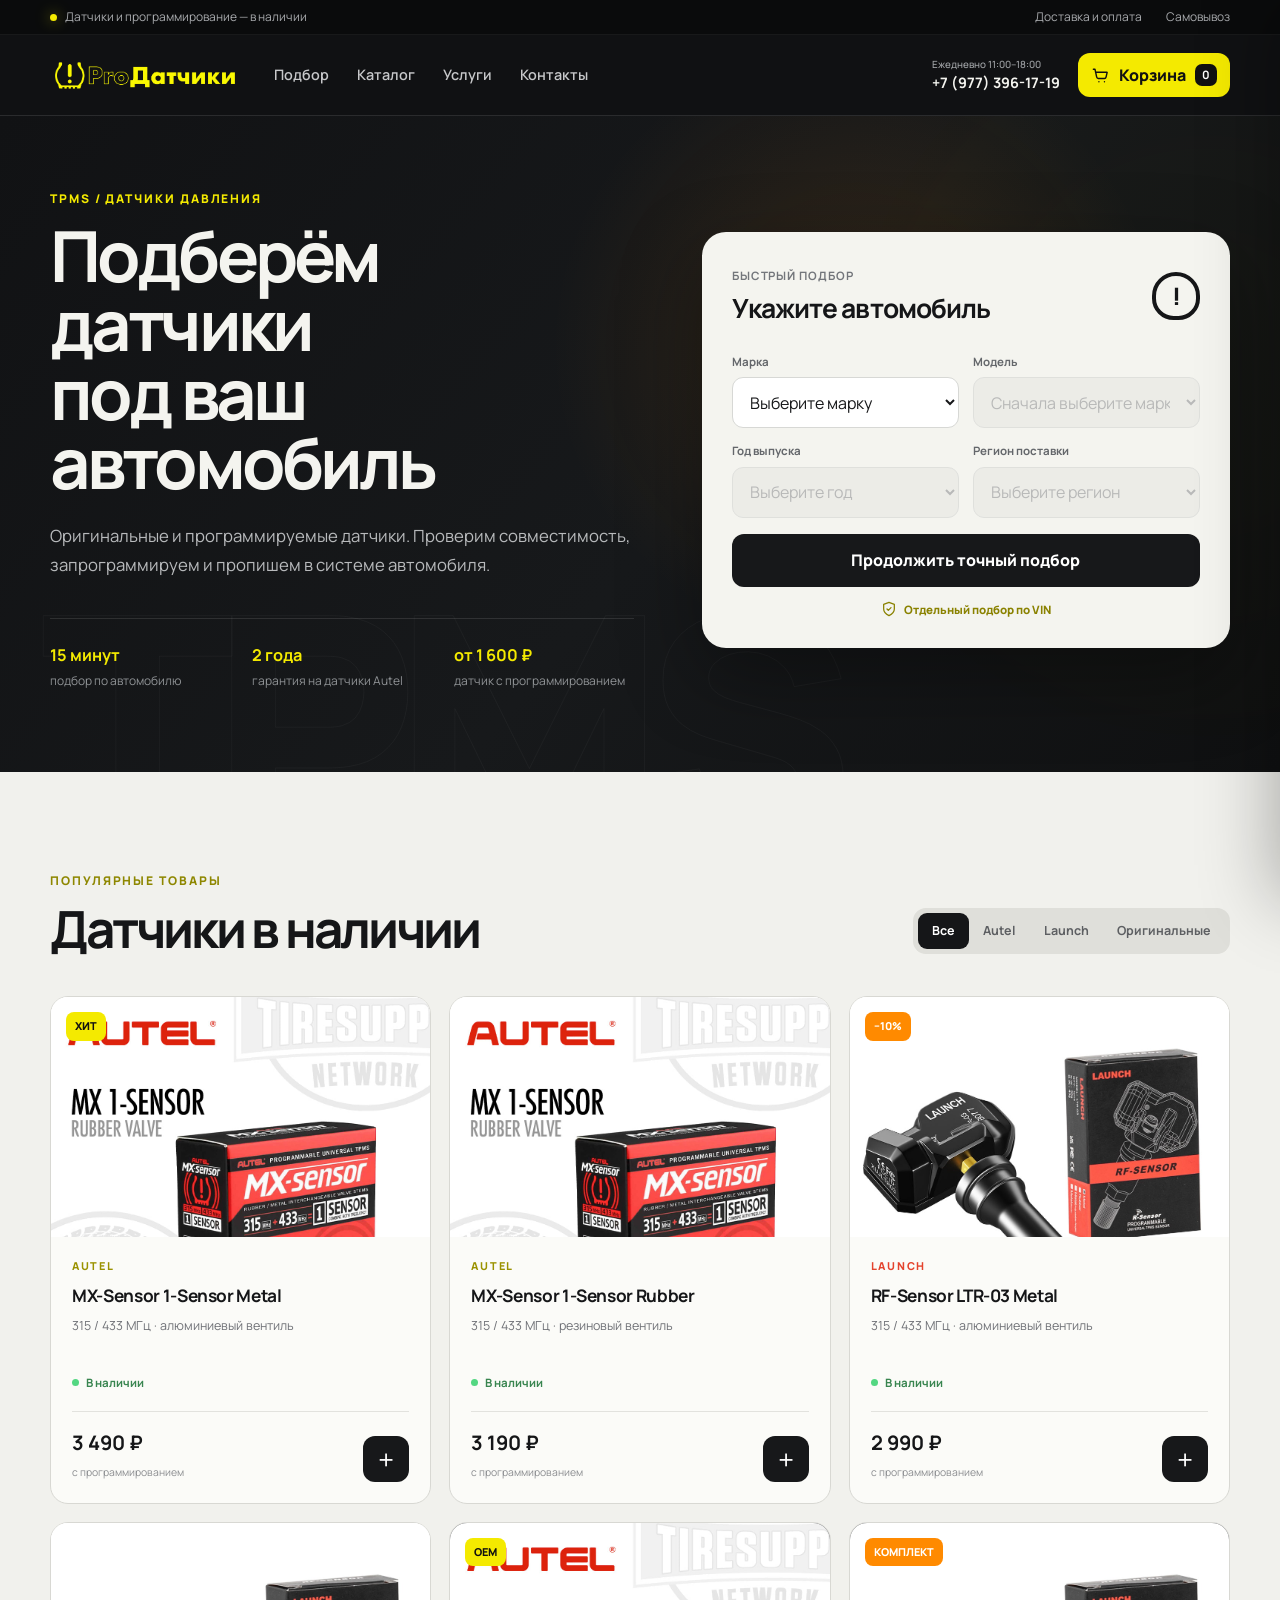
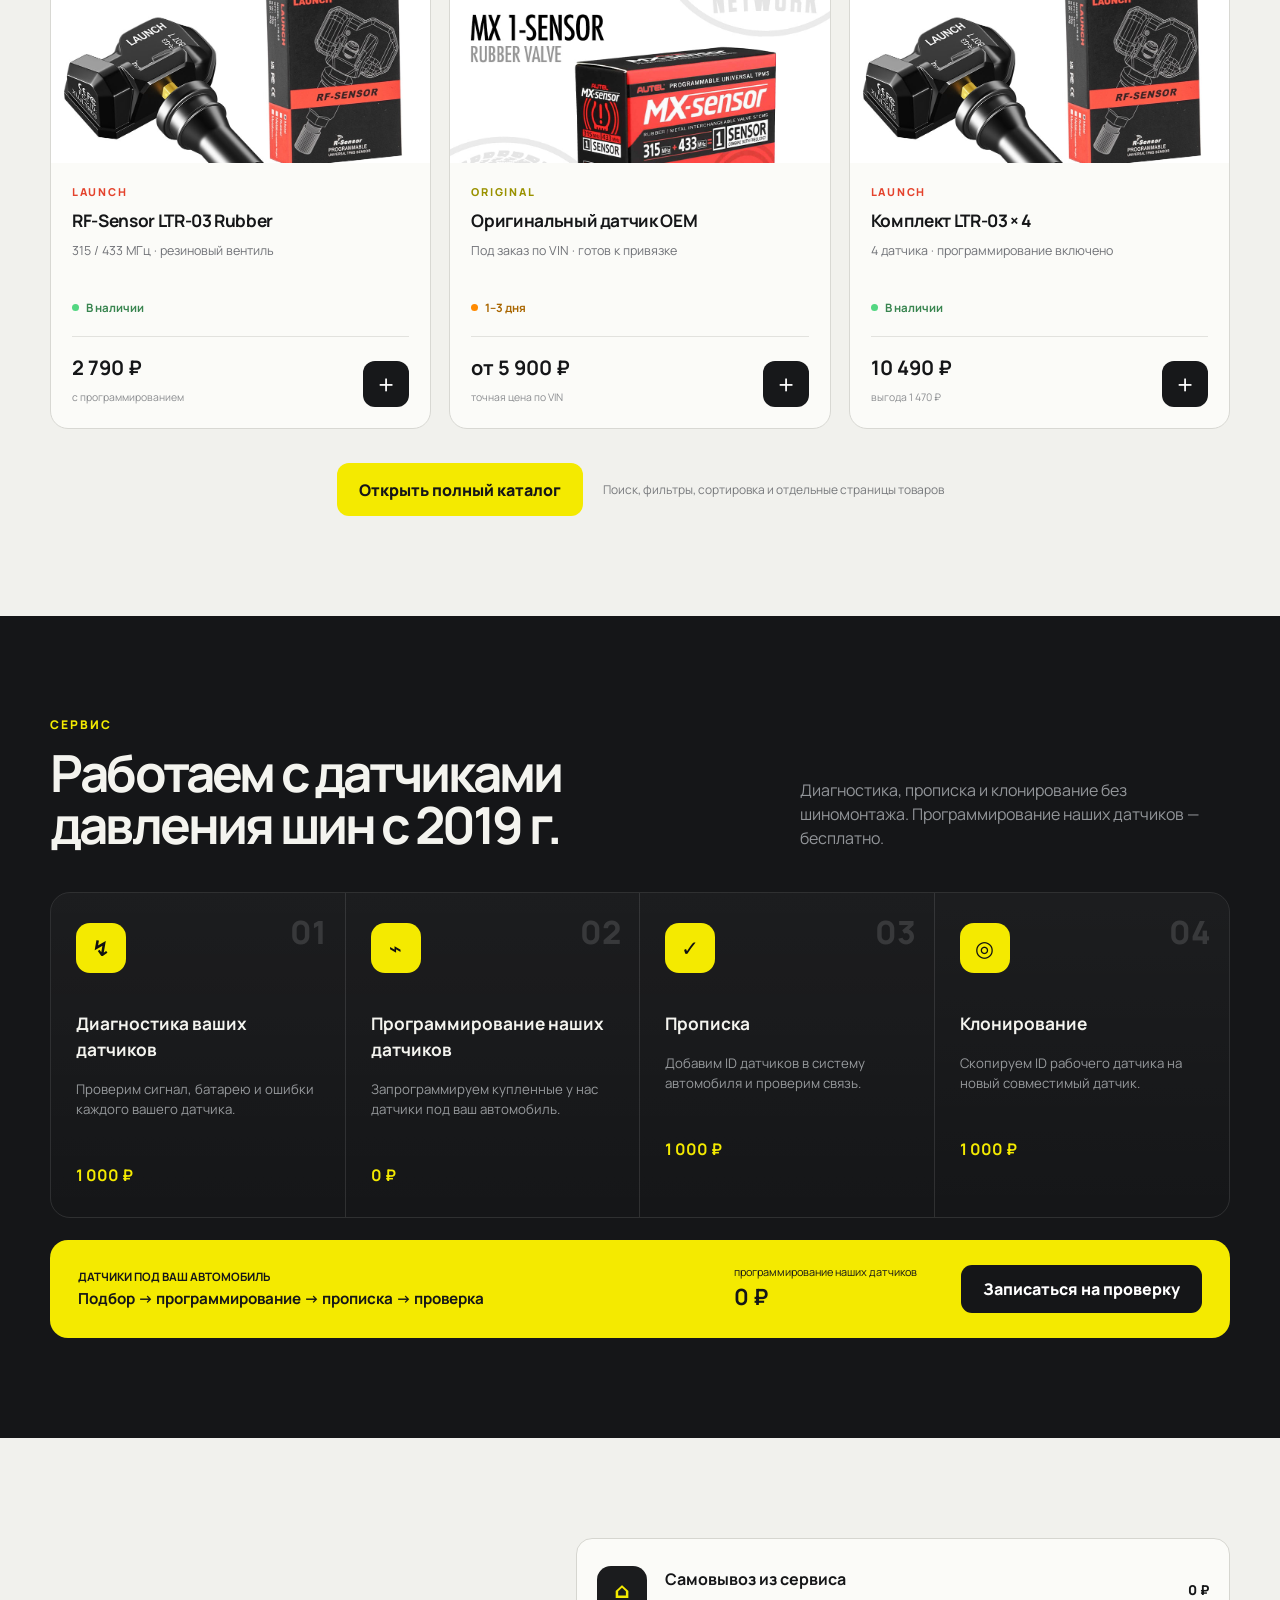
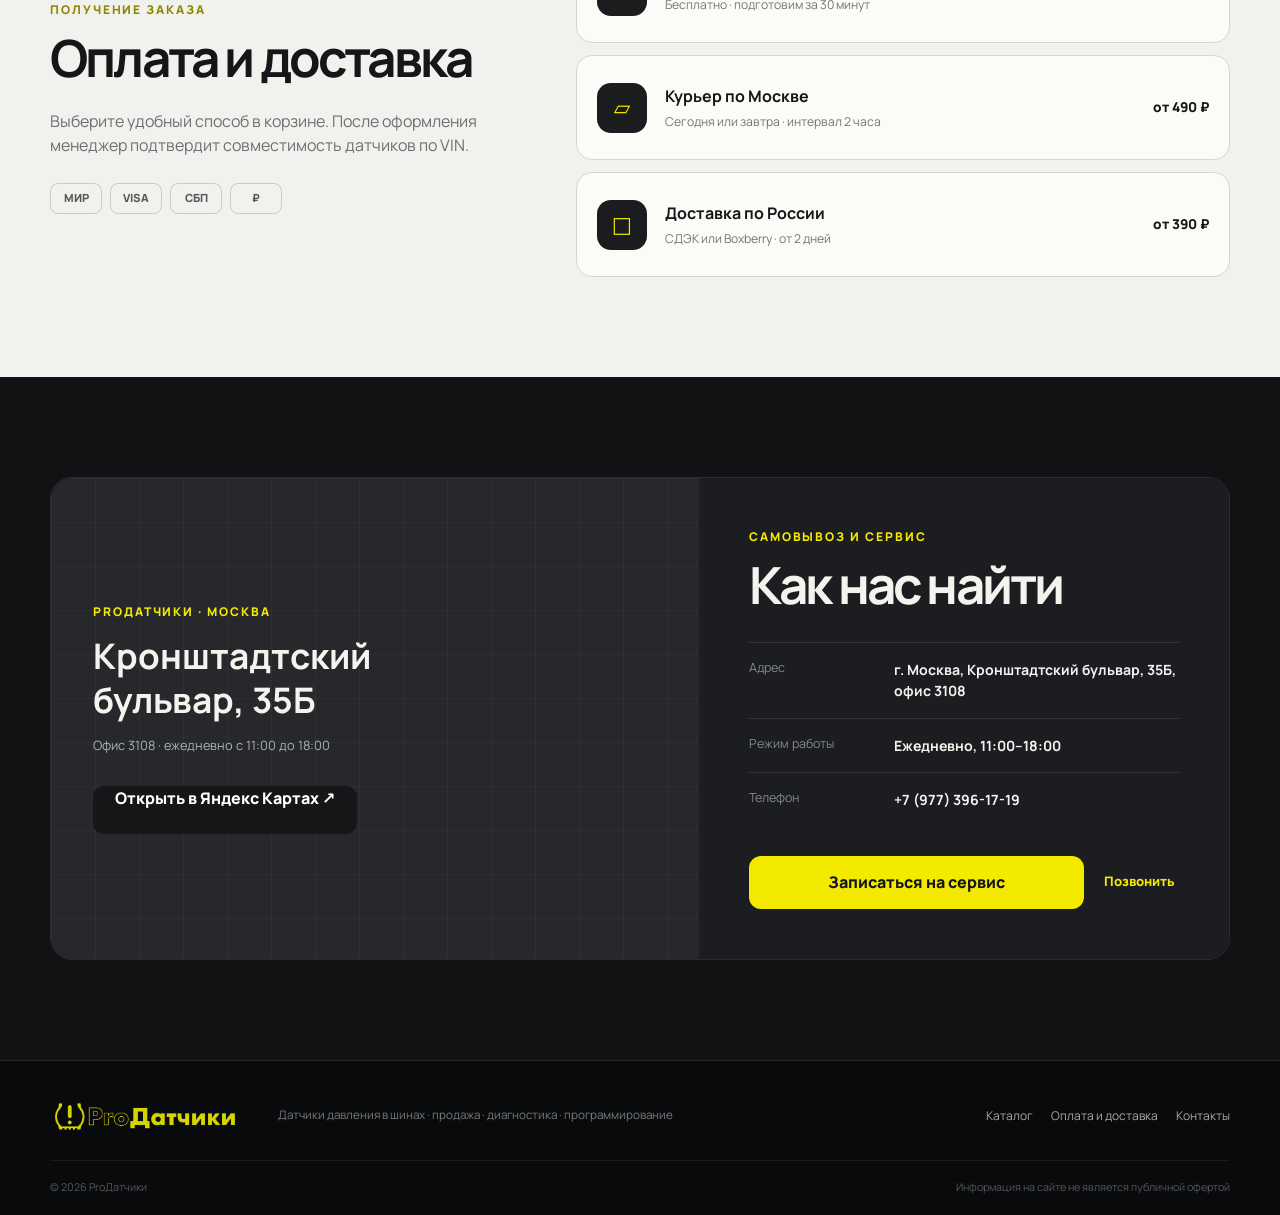
<file: index.html>
<!doctype html>
<html lang="ru">
<head>
  <meta charset="utf-8">
  <meta name="viewport" content="width=device-width, initial-scale=1">
  <title>ProДатчики — датчики давления в шинах</title>
  <meta name="description" content="Подбор, продажа, диагностика, программирование и прописка датчиков давления в шинах TPMS.">
  <meta name="robots" content="noindex, nofollow, noarchive, nosnippet">
  <meta name="theme-color" content="#111214">
  <link rel="icon" type="image/svg+xml" href="./favicon.svg">
  <link rel="preconnect" href="https://fonts.googleapis.com">
  <link rel="preconnect" href="https://fonts.gstatic.com" crossorigin>
  <link href="https://fonts.googleapis.com/css2?family=Manrope:wght@400;500;600;700;800&display=swap" rel="stylesheet">
  <link rel="stylesheet" href="./styles.css?v=5">
</head>
<body>
  <div class="topline">
    <div class="shell topline__inner">
      <span><span class="status-dot"></span>Датчики и программирование — в наличии</span>
      <div class="topline__links"><a href="delivery.html">Доставка и оплата</a><a href="contacts.html">Самовывоз</a></div>
    </div>
  </div>

  <header class="header" id="top">
    <div class="shell header__inner">
      <a class="brand" href="index.html" aria-label="ProДатчики — на главную"><img src="./assets/logo-clean.png" alt="ProДатчики"></a>
      <nav class="nav" aria-label="Основная навигация">
        <a href="selection.html">Подбор</a>
        <a href="catalog.html">Каталог</a>
        <a href="services.html">Услуги</a>
        <a href="contacts.html">Контакты</a>
      </nav>
      <div class="header__actions">
        <a class="phone" href="tel:+79773961719"><span>Ежедневно 11:00–18:00</span>+7 (977) 396-17-19</a>
        <button class="cart-button" id="openCart" type="button" aria-label="Открыть корзину">
          <svg viewBox="0 0 24 24" aria-hidden="true"><path d="M3 4h2l2.2 10.1a2 2 0 0 0 2 1.6h7.8a2 2 0 0 0 2-1.6L20.4 8H6.2M10 20h.01M17 20h.01"/></svg>
          <span>Корзина</span><b id="cartCount">0</b>
        </button>
        <button class="menu-button" id="menuButton" type="button" aria-label="Открыть меню"><span></span><span></span></button>
      </div>
    </div>
    <div class="mobile-nav" id="mobileNav"><a href="selection.html">Подбор</a><a href="catalog.html">Каталог</a><a href="services.html">Услуги</a><a href="delivery.html">Доставка и оплата</a><a href="contacts.html">Контакты</a></div>
  </header>

  <main>
    <section class="hero" id="selector">
      <div class="hero-glow"></div>
      <div class="shell hero__grid">
        <div class="hero__copy">
          <p class="eyebrow">TPMS / ДАТЧИКИ ДАВЛЕНИЯ</p>
          <h1>Подберём датчики<br>под ваш автомобиль</h1>
          <p class="hero__lead">Оригинальные и программируемые датчики. Проверим совместимость, запрограммируем и пропишем в системе автомобиля.</p>
          <div class="hero__facts">
            <div><strong>15 минут</strong><span>подбор по автомобилю</span></div>
            <div><strong>2 года</strong><span>гарантия на датчики Autel</span></div>
            <div><strong>от 1 600 ₽</strong><span>датчик с программированием</span></div>
          </div>
        </div>

        <form class="selector" id="selectorForm">
          <div class="selector__head">
            <div><span class="step-label">Быстрый подбор</span><h2>Укажите автомобиль</h2></div>
            <span class="selector__icon" aria-hidden="true">!</span>
          </div>
          <div class="selector__fields">
            <label><span>Марка</span><select id="carMake" required><option value="">Выберите марку</option><option>Toyota</option><option>BMW</option><option>Mercedes-Benz</option><option>Volkswagen</option><option>Kia</option><option>Hyundai</option><option>Haval</option><option>Geely</option></select></label>
            <label><span>Модель</span><select id="carModel" required disabled><option value="">Сначала выберите марку</option></select></label>
            <label><span>Год выпуска</span><select id="carYear" required disabled><option value="">Выберите год</option></select></label>
            <label><span>Регион поставки</span><select id="carTrim" required disabled><option value="">Выберите регион</option><option value="eu">Россия / Европа</option><option value="us">США / Канада</option><option value="unknown">Не знаю</option></select></label>
          </div>
          <button class="primary-button" type="submit">Продолжить точный подбор</button>
          <p class="selector__note"><svg viewBox="0 0 24 24" aria-hidden="true"><path d="M12 22s8-4 8-10V5l-8-3-8 3v7c0 6 8 10 8 10Z"/><path d="m9 12 2 2 4-4"/></svg> <a href="selection.html#vin">Отдельный подбор по VIN</a></p>
        </form>
      </div>
    </section>

    <section class="compatibility hidden" id="compatibility" aria-live="polite">
      <div class="shell compatibility__inner">
        <div class="compatibility__status"><span id="compatibilityIcon">✓</span><div><small id="compatibilityLabel">Совместимость подтверждена каталогом</small><strong id="selectedCar">Toyota Camry, 2021</strong></div></div>
        <div class="compatibility__details" id="compatibilityDetails"><strong>433 МГц</strong><span>Привязка: OBD</span></div>
        <a id="compatibilityAction" href="catalog.html">Показать подходящие</a>
      </div>
    </section>

    <section class="catalog section" id="catalog">
      <div class="shell">
        <div class="section-head">
          <div><p class="eyebrow">ПОПУЛЯРНЫЕ ТОВАРЫ</p><h2>Датчики в наличии</h2></div>
          <div class="filters" role="group" aria-label="Фильтр каталога">
            <button class="filter active" type="button" data-filter="all">Все</button>
            <button class="filter" type="button" data-filter="autel">Autel</button>
            <button class="filter" type="button" data-filter="launch">Launch</button>
            <button class="filter" type="button" data-filter="original">Оригинальные</button>
          </div>
        </div>
        <div class="catalog-context hidden" id="catalogContext">
          <div><span class="catalog-context__dot"></span><strong id="catalogVehicle"></strong></div>
          <p>Подтверждение — по европейскому каталогу Autel MX-Sensor. Launch и оригинальные номера дополнительно проверяем по VIN.</p>
          <a href="https://autel.com/u/cms/www/202210/24030749wdsc.pdf" target="_blank" rel="noreferrer">Источник ↗</a>
        </div>
        <div class="catalog-empty hidden" id="catalogEmpty"><span>!</span><div><h3 id="catalogEmptyTitle"></h3><p id="catalogEmptyText"></p></div><a href="selection.html#vin">Проверить VIN</a></div>

        <div class="product-grid" id="productGrid">
          <article class="product-card" data-brand="autel">
            <div class="product-card__visual"><span class="product-badge">Хит</span><img src="./assets/autel-mx.jpg" alt="Датчик Autel MX-Sensor с упаковкой"></div>
            <div class="product-card__body"><div class="match-note hidden"></div><div class="product-brand">AUTEL</div><h3>MX-Sensor 1-Sensor Metal</h3><p>315 / 433 МГц · алюминиевый вентиль</p><div class="stock"><span></span>В наличии</div><div class="product-card__footer"><div><strong>3 490 ₽</strong><small>с программированием</small></div><button class="add-button" type="button" data-name="Autel MX-Sensor Metal" data-price="3490" aria-label="Добавить Autel MX-Sensor Metal">+</button></div></div>
          </article>
          <article class="product-card" data-brand="autel">
            <div class="product-card__visual"><img src="./assets/autel-mx.jpg" alt="Датчик Autel MX-Sensor с резиновым вентилем"></div>
            <div class="product-card__body"><div class="match-note hidden"></div><div class="product-brand">AUTEL</div><h3>MX-Sensor 1-Sensor Rubber</h3><p>315 / 433 МГц · резиновый вентиль</p><div class="stock"><span></span>В наличии</div><div class="product-card__footer"><div><strong>3 190 ₽</strong><small>с программированием</small></div><button class="add-button" type="button" data-name="Autel MX-Sensor Rubber" data-price="3190" aria-label="Добавить Autel MX-Sensor Rubber">+</button></div></div>
          </article>
          <article class="product-card" data-brand="launch">
            <div class="product-card__visual"><span class="product-badge orange">−10%</span><img src="./assets/launch-ltr.jpg" alt="Датчик Launch RF-Sensor с упаковкой"></div>
            <div class="product-card__body"><div class="match-note hidden"></div><div class="product-brand red">LAUNCH</div><h3>RF-Sensor LTR-03 Metal</h3><p>315 / 433 МГц · алюминиевый вентиль</p><div class="stock"><span></span>В наличии</div><div class="product-card__footer"><div><strong>2 990 ₽</strong><small>с программированием</small></div><button class="add-button" type="button" data-name="Launch LTR-03 Metal" data-price="2990" aria-label="Добавить Launch LTR-03 Metal">+</button></div></div>
          </article>
          <article class="product-card" data-brand="launch">
            <div class="product-card__visual"><img src="./assets/launch-ltr.jpg" alt="Датчик Launch RF-Sensor с резиновым вентилем"></div>
            <div class="product-card__body"><div class="match-note hidden"></div><div class="product-brand red">LAUNCH</div><h3>RF-Sensor LTR-03 Rubber</h3><p>315 / 433 МГц · резиновый вентиль</p><div class="stock"><span></span>В наличии</div><div class="product-card__footer"><div><strong>2 790 ₽</strong><small>с программированием</small></div><button class="add-button" type="button" data-name="Launch LTR-03 Rubber" data-price="2790" aria-label="Добавить Launch LTR-03 Rubber">+</button></div></div>
          </article>
          <article class="product-card" data-brand="original">
            <div class="product-card__visual product-card__visual--dark"><span class="product-badge">OEM</span><img src="./assets/autel-mx.jpg" alt="Оригинальный датчик давления в шинах"></div>
            <div class="product-card__body"><div class="match-note hidden"></div><div class="product-brand">ORIGINAL</div><h3>Оригинальный датчик OEM</h3><p>Под заказ по VIN · готов к привязке</p><div class="stock amber"><span></span>1–3 дня</div><div class="product-card__footer"><div><strong>от 5 900 ₽</strong><small>точная цена по VIN</small></div><button class="add-button" type="button" data-name="Оригинальный датчик OEM" data-price="5900" aria-label="Добавить оригинальный датчик">+</button></div></div>
          </article>
          <article class="product-card" data-brand="launch">
            <div class="product-card__visual product-card__visual--dark"><span class="product-badge orange">Комплект</span><img src="./assets/launch-ltr.jpg" alt="Комплект датчиков Launch"></div>
            <div class="product-card__body"><div class="match-note hidden"></div><div class="product-brand red">LAUNCH</div><h3>Комплект LTR-03 × 4</h3><p>4 датчика · программирование включено</p><div class="stock"><span></span>В наличии</div><div class="product-card__footer"><div><strong>10 490 ₽</strong><small>выгода 1 470 ₽</small></div><button class="add-button" type="button" data-name="Комплект Launch LTR-03 × 4" data-price="10490" aria-label="Добавить комплект Launch">+</button></div></div>
          </article>
        </div>
        <div class="home-section-link"><a class="primary-button" href="catalog.html">Открыть полный каталог</a><span>Поиск, фильтры, сортировка и отдельные страницы товаров</span></div>
      </div>
    </section>

    <section class="services section" id="services">
      <div class="shell">
        <div class="section-head light"><div><p class="eyebrow">СЕРВИС</p><h2>Работаем с датчиками давления шин с 2019 г.</h2></div><p>Диагностика, прописка и клонирование без шиномонтажа. Программирование наших датчиков — бесплатно.</p></div>
        <div class="service-grid">
          <article><span class="service-number">01</span><div class="service-icon">↯</div><h3>Диагностика ваших датчиков</h3><p>Проверим сигнал, батарею и ошибки каждого вашего датчика.</p><strong>1 000 ₽</strong></article>
          <article><span class="service-number">02</span><div class="service-icon">⌁</div><h3>Программирование наших датчиков</h3><p>Запрограммируем купленные у нас датчики под ваш автомобиль.</p><strong>0 ₽</strong></article>
          <article><span class="service-number">03</span><div class="service-icon">✓</div><h3>Прописка</h3><p>Добавим ID датчиков в систему автомобиля и проверим связь.</p><strong>1 000 ₽</strong></article>
          <article><span class="service-number">04</span><div class="service-icon">◎</div><h3>Клонирование</h3><p>Скопируем ID рабочего датчика на новый совместимый датчик.</p><strong>1 000 ₽</strong></article>
        </div>
        <div class="service-cta"><div><span>Датчики под ваш автомобиль</span><strong>Подбор → программирование → прописка → проверка</strong></div><div class="service-cta__price"><small>программирование наших датчиков</small><b>0 ₽</b></div><button class="secondary-button" type="button" data-booking>Записаться на проверку</button></div>
      </div>
    </section>

    <section class="delivery section" id="delivery">
      <div class="shell delivery__grid">
        <div class="delivery__copy"><p class="eyebrow">ПОЛУЧЕНИЕ ЗАКАЗА</p><h2>Оплата и доставка</h2><p>Выберите удобный способ в корзине. После оформления менеджер подтвердит совместимость датчиков по VIN.</p>
          <div class="payment-marks"><span>МИР</span><span>VISA</span><span>СБП</span><span>₽</span></div>
        </div>
        <div class="delivery__cards">
          <article><div class="delivery-icon">⌂</div><div><h3>Самовывоз из сервиса</h3><p>Бесплатно · подготовим за 30 минут</p></div><span>0 ₽</span></article>
          <article><div class="delivery-icon">▱</div><div><h3>Курьер по Москве</h3><p>Сегодня или завтра · интервал 2 часа</p></div><span>от 490 ₽</span></article>
          <article><div class="delivery-icon">□</div><div><h3>Доставка по России</h3><p>СДЭК или Boxberry · от 2 дней</p></div><span>от 390 ₽</span></article>
        </div>
      </div>
    </section>

    <section class="contacts section" id="contacts">
      <div class="shell contacts__grid">
        <div class="contacts__map contacts-location"><div class="contacts-location__content"><p class="eyebrow">PROДАТЧИКИ · МОСКВА</p><h3>Кронштадтский бульвар, 35Б</h3><p>Офис 3108 · ежедневно с 11:00 до 18:00</p><a class="secondary-button" href="https://yandex.ru/maps/?text=Москва%2C%20Кронштадтский%20бульвар%2C%2035Б" target="_blank" rel="noopener">Открыть в Яндекс Картах ↗</a></div></div>
        <div class="contacts__card"><p class="eyebrow">САМОВЫВОЗ И СЕРВИС</p><h2>Как нас найти</h2><div class="contact-row"><span>Адрес</span><strong>г. Москва, Кронштадтский бульвар, 35Б, офис 3108</strong></div><div class="contact-row"><span>Режим работы</span><strong>Ежедневно, 11:00–18:00</strong></div><div class="contact-row"><span>Телефон</span><strong><a href="tel:+79773961719">+7 (977) 396-17-19</a></strong></div><div class="contact-actions"><button class="primary-button" type="button" data-booking>Записаться на сервис</button><a class="text-link" href="tel:+79773961719">Позвонить</a></div></div>
      </div>
    </section>
  </main>

  <footer class="footer"><div class="shell footer__inner"><a class="brand brand--footer" href="index.html"><img src="./assets/logo-clean.png" alt="ProДатчики"></a><p>Датчики давления в шинах · продажа · диагностика · программирование</p><div><a href="catalog.html">Каталог</a><a href="delivery.html">Оплата и доставка</a><a href="contacts.html">Контакты</a></div></div><div class="shell footer__bottom"><span>© 2026 ProДатчики</span><span>Информация на сайте не является публичной офертой</span></div></footer>

  <div class="overlay" id="overlay"></div>
  <aside class="cart-drawer" id="cartDrawer" aria-hidden="true" aria-label="Корзина">
    <div class="drawer__head"><div><small>Ваш заказ</small><h2>Корзина</h2></div><button class="close-button" id="closeCart" type="button" aria-label="Закрыть корзину">×</button></div>
    <div class="cart-items" id="cartItems"><div class="empty-cart"><span>◌</span><h3>Корзина пока пуста</h3><p>Добавьте датчики из каталога — мы проверим их по VIN.</p></div></div>
    <div class="drawer__footer" id="cartFooter"><div class="cart-total"><span>Итого</span><strong id="cartTotal">0 ₽</strong></div><button class="primary-button" id="checkoutButton" type="button" disabled>Оформить заказ</button><small>Финальную совместимость подтвердит менеджер</small></div>
  </aside>

  <div class="modal" id="checkoutModal" role="dialog" aria-modal="true" aria-labelledby="checkoutTitle" aria-hidden="true">
    <button class="close-button modal__close" type="button" data-close-modal aria-label="Закрыть">×</button>
    <div id="checkoutFormView"><p class="eyebrow">ПОЧТИ ГОТОВО</p><h2 id="checkoutTitle">Оформление заказа</h2><p class="modal__lead">Оставьте контакты — уточним VIN, наличие и удобное время получения или сервиса.</p><form id="checkoutForm"><label><span>Имя</span><input name="name" type="text" autocomplete="name" placeholder="Алексей" required></label><label><span>Телефон</span><input name="phone" type="tel" autocomplete="tel" placeholder="+7 999 000-00-00" required></label><fieldset><legend>Получение</legend><label class="radio"><input type="radio" name="delivery" value="Самовывоз" checked><span><b>Самовывоз из сервиса</b><small>Бесплатно</small></span></label><label class="radio"><input type="radio" name="delivery" value="Доставка"><span><b>Доставка</b><small>от 390 ₽</small></span></label></fieldset><fieldset><legend>Оплата</legend><label class="radio"><input type="radio" name="payment" value="Онлайн" checked><span><b>Картой онлайн</b><small>После подтверждения совместимости</small></span></label><label class="radio"><input type="radio" name="payment" value="При получении"><span><b>При получении</b><small>Картой или наличными</small></span></label></fieldset><button class="primary-button" type="submit">Подтвердить заказ</button></form></div>
    <div class="success-view hidden" id="successView"><div class="success-icon">✓</div><h2>Заказ принят</h2><p>Мы свяжемся с вами в течение 15 минут, проверим датчики по VIN и подтвердим итоговую стоимость.</p><button class="primary-button" type="button" data-close-modal>Понятно</button></div>
  </div>

  <div class="modal booking-modal" id="bookingModal" role="dialog" aria-modal="true" aria-labelledby="bookingTitle" aria-hidden="true"><button class="close-button modal__close" type="button" data-close-modal aria-label="Закрыть">×</button><p class="eyebrow">ЗАПИСЬ В СЕРВИС</p><h2 id="bookingTitle">Подберём удобное время</h2><p class="modal__lead">Оставьте номер — мастер уточнит автомобиль и согласует визит.</p><form id="bookingForm"><label><span>Телефон</span><input type="tel" name="phone" autocomplete="tel" placeholder="+7 999 000-00-00" required></label><button class="primary-button" type="submit">Перезвоните мне</button></form></div>

  <div class="toast" id="toast" role="status"></div>
  <script src="./app.js"></script>
</body>
</html>
</file>
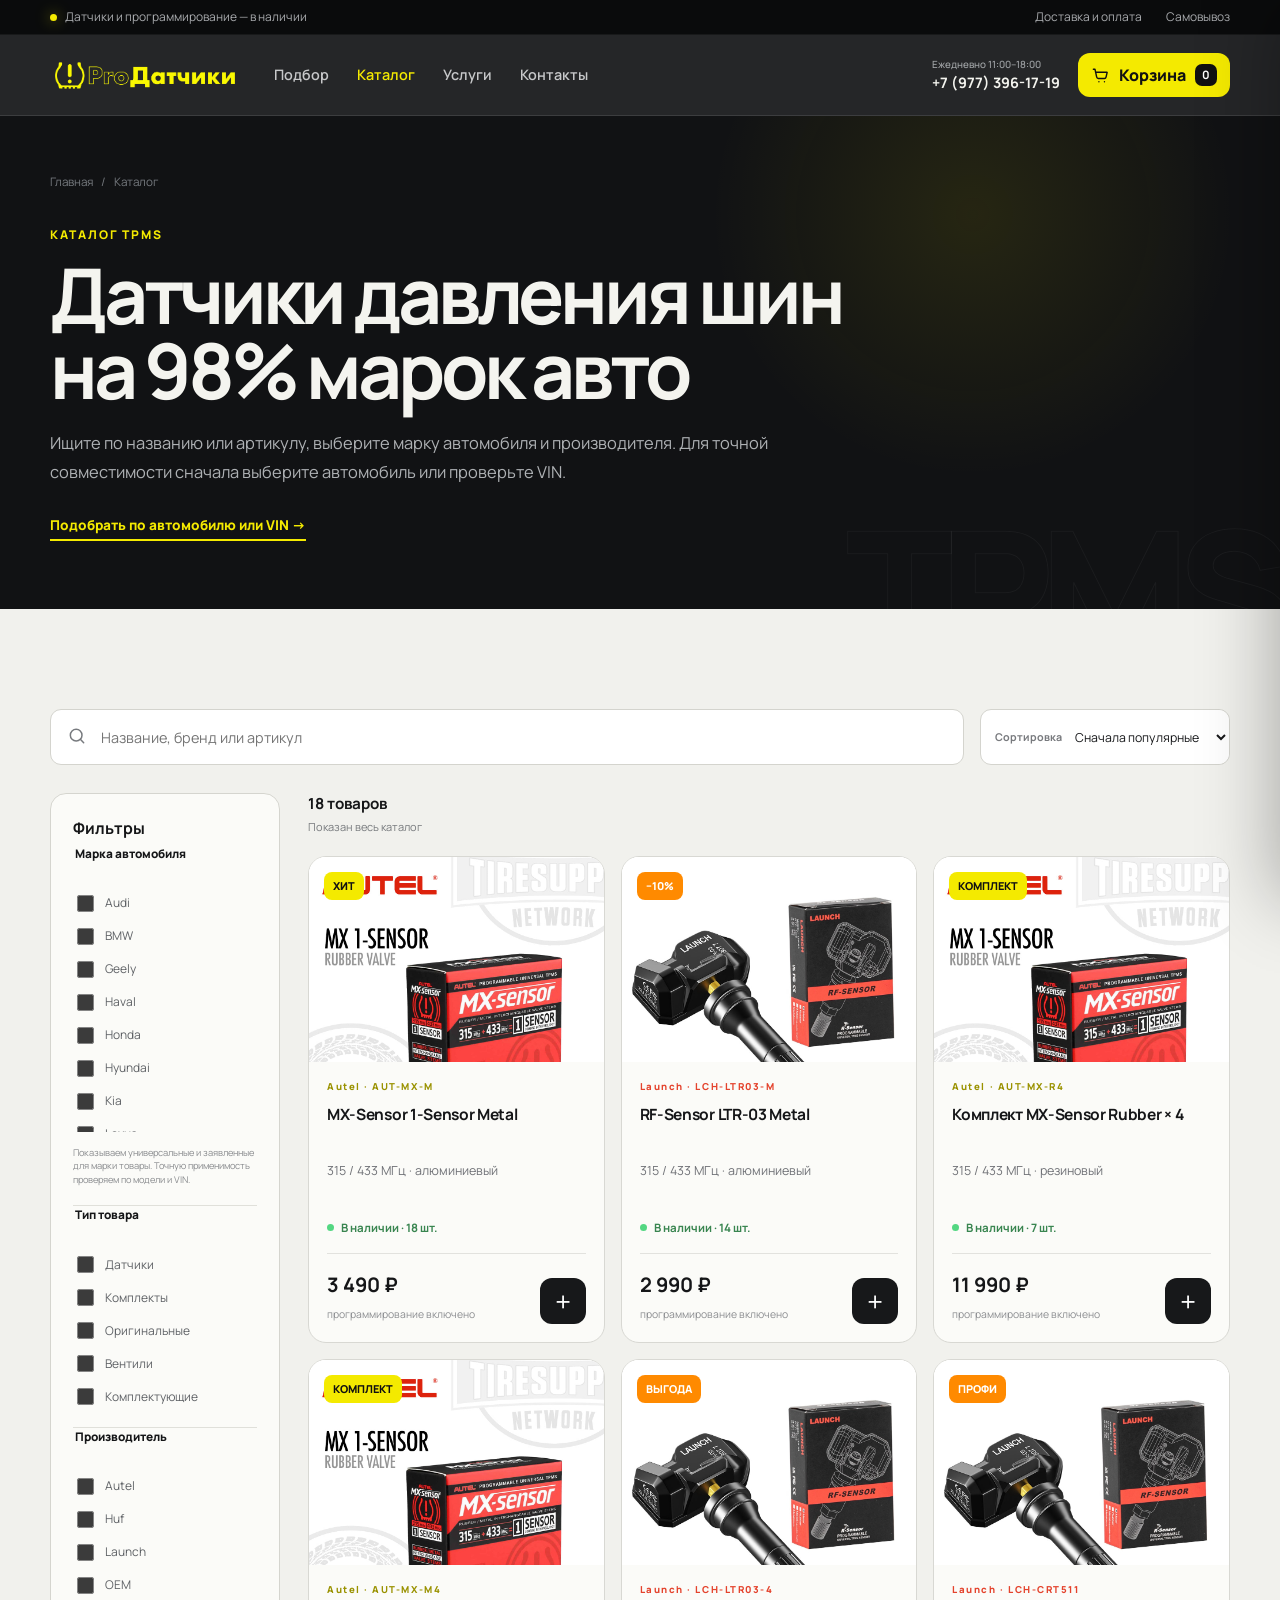
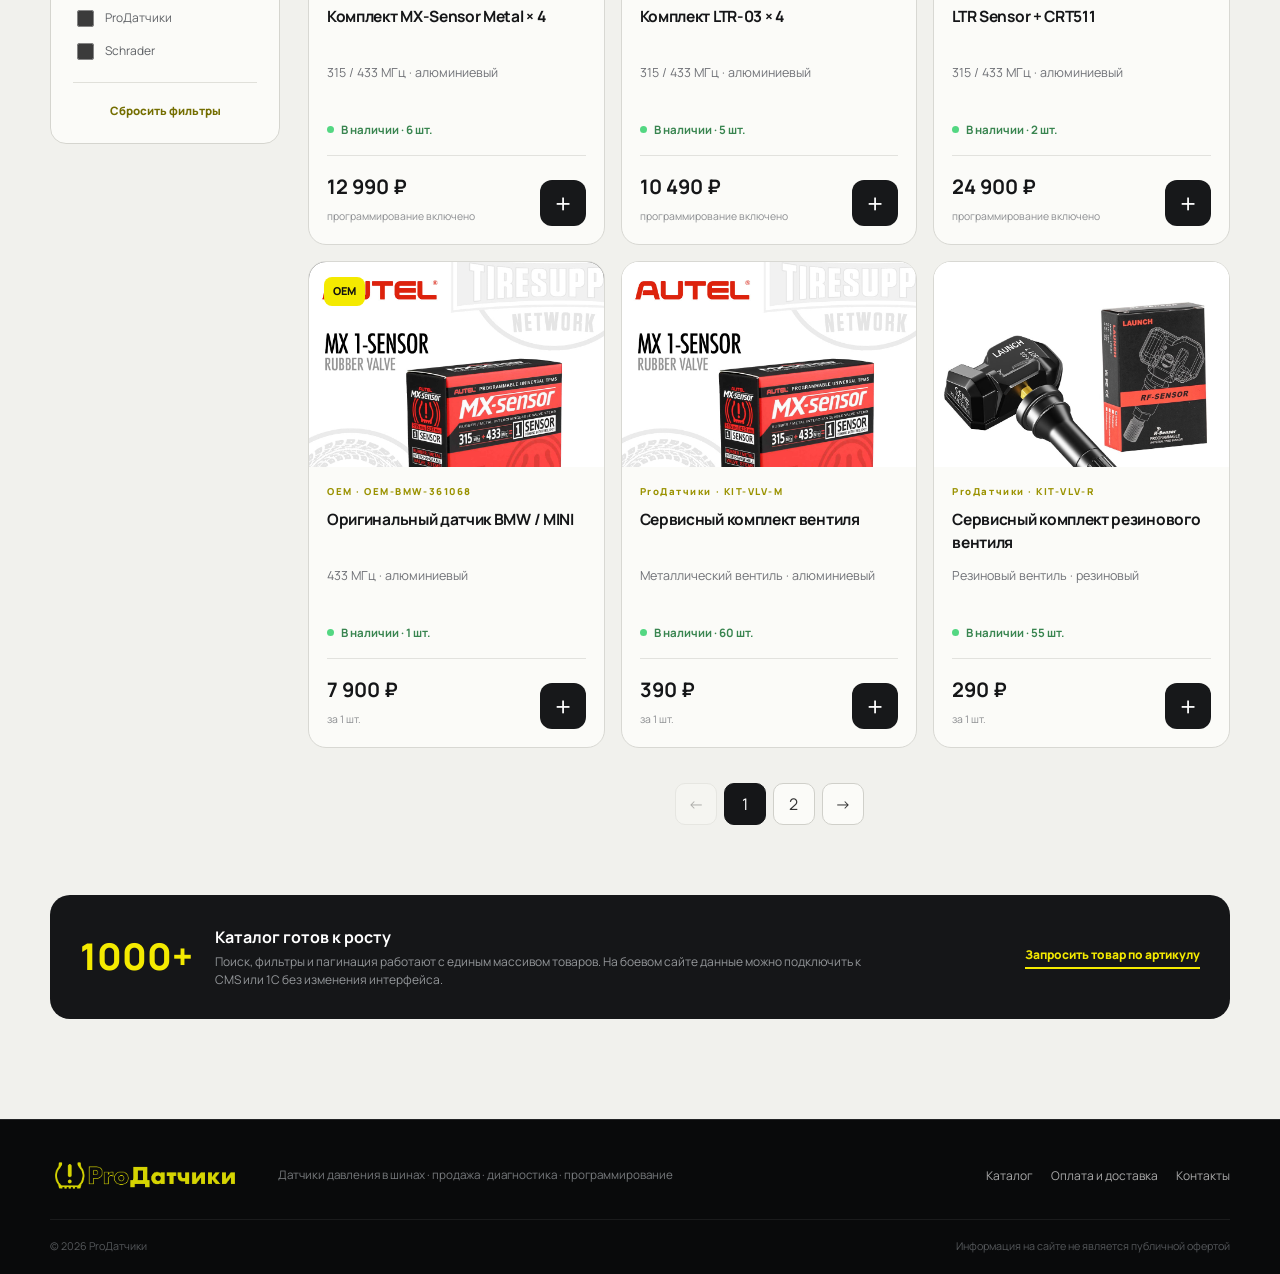
<file: catalog.html>
<!doctype html>
<html lang="ru">
<head>
  <meta charset="utf-8">
  <meta name="viewport" content="width=device-width, initial-scale=1">
  <title>Каталог датчиков TPMS — ProДатчики</title>
  <meta name="description" content="Датчики давления шин на 98% марок авто. Каталог Autel, Launch и оригинальных датчиков с поиском по артикулу и фильтрами по марке автомобиля и производителю.">
  <meta name="robots" content="noindex, nofollow, noarchive, nosnippet">
  <meta name="theme-color" content="#111214">
  <link rel="icon" type="image/svg+xml" href="./favicon.svg">
  <link rel="preconnect" href="https://fonts.googleapis.com"><link rel="preconnect" href="https://fonts.gstatic.com" crossorigin>
  <link href="https://fonts.googleapis.com/css2?family=Manrope:wght@400;500;600;700;800&display=swap" rel="stylesheet">
  <link rel="stylesheet" href="./styles.css?v=5">
  <script src="./common.js?v=5" defer></script><script src="./catalog-data.js?v=5" defer></script><script src="./catalog.js?v=5" defer></script>
</head>
<body class="page-light">
  <site-header active="catalog"></site-header>
  <main>
    <section class="page-hero page-hero--compact">
      <div class="shell"><nav class="breadcrumbs" aria-label="Хлебные крошки"><a href="index.html">Главная</a><span>/</span><span>Каталог</span></nav><p class="eyebrow">КАТАЛОГ TPMS</p><h1>Датчики давления шин на 98% марок авто</h1><p>Ищите по названию или артикулу, выберите марку автомобиля и производителя. Для точной совместимости сначала выберите автомобиль или проверьте VIN.</p><a class="inline-cta" href="selection.html">Подобрать по автомобилю или VIN →</a></div>
    </section>

    <section class="catalog-page section">
      <div class="shell">
        <div class="catalog-toolbar">
          <label class="search-field"><span class="sr-only">Поиск по каталогу</span><svg viewBox="0 0 24 24" aria-hidden="true"><circle cx="11" cy="11" r="7"/><path d="m20 20-4-4"/></svg><input id="catalogSearch" type="search" placeholder="Название, бренд или артикул" autocomplete="off"></label>
          <label class="sort-field"><span>Сортировка</span><select id="catalogSort"><option value="popular">Сначала популярные</option><option value="price-asc">Сначала дешевле</option><option value="price-desc">Сначала дороже</option><option value="title">По названию</option></select></label>
          <button class="filter-drawer-button" id="filterDrawerButton" type="button">Фильтры</button>
        </div>

        <div class="catalog-layout">
          <aside class="catalog-sidebar" id="catalogSidebar" aria-label="Фильтры каталога">
            <div class="filter-panel__head"><strong>Фильтры</strong><button id="closeFilters" type="button" aria-label="Закрыть фильтры">×</button></div>
            <fieldset><legend>Марка автомобиля</legend><div class="filter-option-list" id="vehicleMakeFilters"></div><small class="filter-hint">Показываем универсальные и заявленные для марки товары. Точную применимость проверяем по модели и VIN.</small></fieldset>
            <fieldset><legend>Тип товара</legend><label><input type="checkbox" name="type" value="sensor"> Датчики</label><label><input type="checkbox" name="type" value="kit"> Комплекты</label><label><input type="checkbox" name="type" value="oem"> Оригинальные</label><label><input type="checkbox" name="type" value="valve"> Вентили</label><label><input type="checkbox" name="type" value="accessory"> Комплектующие</label></fieldset>
            <fieldset><legend>Производитель</legend><div class="filter-option-list" id="manufacturerFilters"></div></fieldset>
            <button class="reset-filters" id="resetFilters" type="button">Сбросить фильтры</button>
          </aside>

          <div class="catalog-results">
            <div class="catalog-summary"><div><strong id="catalogCount">0 товаров</strong><span id="catalogSelectionNote">Показан весь каталог</span></div><div class="active-chips" id="activeChips"></div></div>
            <div class="catalog-product-grid" id="catalogProductGrid" aria-live="polite"></div>
            <div class="catalog-no-results hidden" id="catalogNoResults"><span>⌕</span><h2>Ничего не нашли</h2><p>Измените запрос или сбросьте часть фильтров.</p><button class="primary-button" id="emptyReset" type="button">Показать все товары</button></div>
            <nav class="pagination" id="catalogPagination" aria-label="Страницы каталога"></nav>
          </div>
        </div>

        <section class="catalog-scale-note"><div><span>1000+</span><div><strong>Каталог готов к росту</strong><p>Поиск, фильтры и пагинация работают с единым массивом товаров. На боевом сайте данные можно подключить к CMS или 1С без изменения интерфейса.</p></div></div><a href="contacts.html">Запросить товар по артикулу</a></section>
      </div>
    </section>
  </main>
  <site-footer></site-footer>
</body>
</html>
</file>
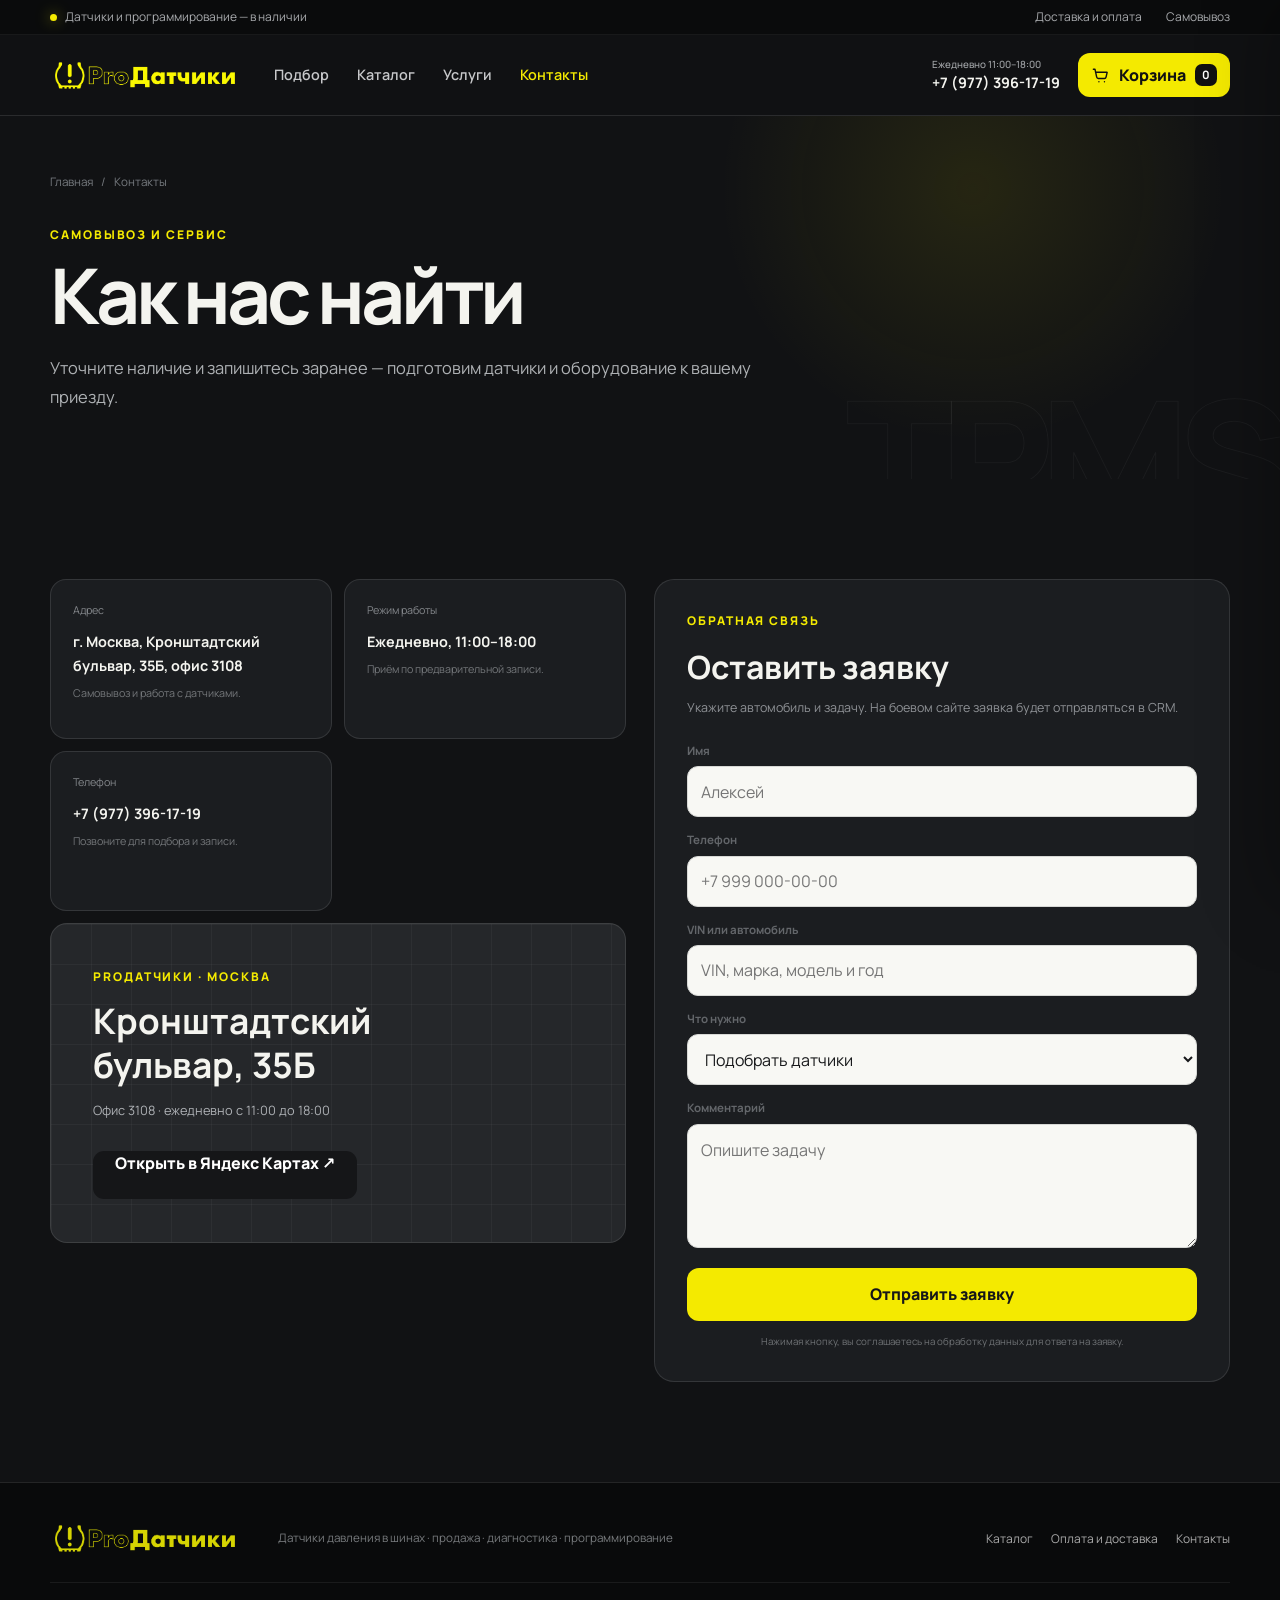
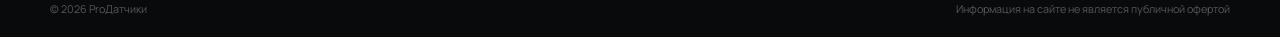
<file: contacts.html>
<!doctype html>
<html lang="ru">
<head><meta charset="utf-8"><meta name="viewport" content="width=device-width, initial-scale=1"><title>Контакты и самовывоз — ProДатчики</title><meta name="description" content="Контакты магазина ProДатчики, запись на диагностику и запрос подбора датчиков по VIN."><meta name="robots" content="noindex, nofollow, noarchive, nosnippet"><meta name="theme-color" content="#111214"><link rel="icon" type="image/svg+xml" href="./favicon.svg"><link rel="preconnect" href="https://fonts.googleapis.com"><link rel="preconnect" href="https://fonts.gstatic.com" crossorigin><link href="https://fonts.googleapis.com/css2?family=Manrope:wght@400;500;600;700;800&display=swap" rel="stylesheet"><link rel="stylesheet" href="./styles.css?v=5"><script src="./common.js?v=5" defer></script><script src="./contact.js" defer></script></head>
<body><site-header active="contacts"></site-header><main>
  <section class="page-hero page-hero--compact"><div class="shell"><nav class="breadcrumbs"><a href="index.html">Главная</a><span>/</span><span>Контакты</span></nav><p class="eyebrow">САМОВЫВОЗ И СЕРВИС</p><h1>Как нас найти</h1><p>Уточните наличие и запишитесь заранее — подготовим датчики и оборудование к вашему приезду.</p></div></section>
  <section class="contacts-page section"><div class="shell contacts-page__grid"><div class="contacts-page__info"><div class="contact-info-card"><span>Адрес</span><strong>г. Москва, Кронштадтский бульвар, 35Б, офис 3108</strong><p>Самовывоз и работа с датчиками.</p></div><div class="contact-info-card"><span>Режим работы</span><strong>Ежедневно, 11:00–18:00</strong><p>Приём по предварительной записи.</p></div><div class="contact-info-card"><span>Телефон</span><strong><a href="tel:+79773961719">+7 (977) 396-17-19</a></strong><p>Позвоните для подбора и записи.</p></div><div class="contacts-map-full contacts-location"><div class="contacts-location__content"><p class="eyebrow">PROДАТЧИКИ · МОСКВА</p><h3>Кронштадтский бульвар, 35Б</h3><p>Офис 3108 · ежедневно с 11:00 до 18:00</p><a class="secondary-button" href="https://yandex.ru/maps/?text=Москва%2C%20Кронштадтский%20бульвар%2C%2035Б" target="_blank" rel="noopener">Открыть в Яндекс Картах ↗</a></div></div></div>
  <div class="contact-form-card"><p class="eyebrow">ОБРАТНАЯ СВЯЗЬ</p><h2 id="contactTitle">Оставить заявку</h2><p>Укажите автомобиль и задачу. На боевом сайте заявка будет отправляться в CRM.</p><form id="contactForm"><label><span>Имя</span><input name="name" type="text" autocomplete="name" required placeholder="Алексей"></label><label><span>Телефон</span><input name="phone" type="tel" autocomplete="tel" required placeholder="+7 999 000-00-00"></label><label><span>VIN или автомобиль</span><input id="contactVehicle" name="vehicle" type="text" autocomplete="off" placeholder="VIN, марка, модель и год"></label><label><span>Что нужно</span><select id="contactReason" name="reason"><option>Подобрать датчики</option><option>Диагностика датчиков</option><option>Программирование</option><option>Прописка</option><option>Клонирование</option><option>Вопрос по заказу</option></select></label><label><span>Комментарий</span><textarea name="message" rows="4" placeholder="Опишите задачу"></textarea></label><button class="primary-button" type="submit">Отправить заявку</button><small>Нажимая кнопку, вы соглашаетесь на обработку данных для ответа на заявку.</small></form><div class="form-success hidden" id="contactSuccess"><span>✓</span><h2>Заявка подготовлена</h2><p>В демонстрационной версии данные не отправляются. На боевом сайте подключим CRM или почту.</p><button class="secondary-button" id="newRequest" type="button">Новая заявка</button></div></div></div></section>
</main><site-footer></site-footer></body></html>
</file>
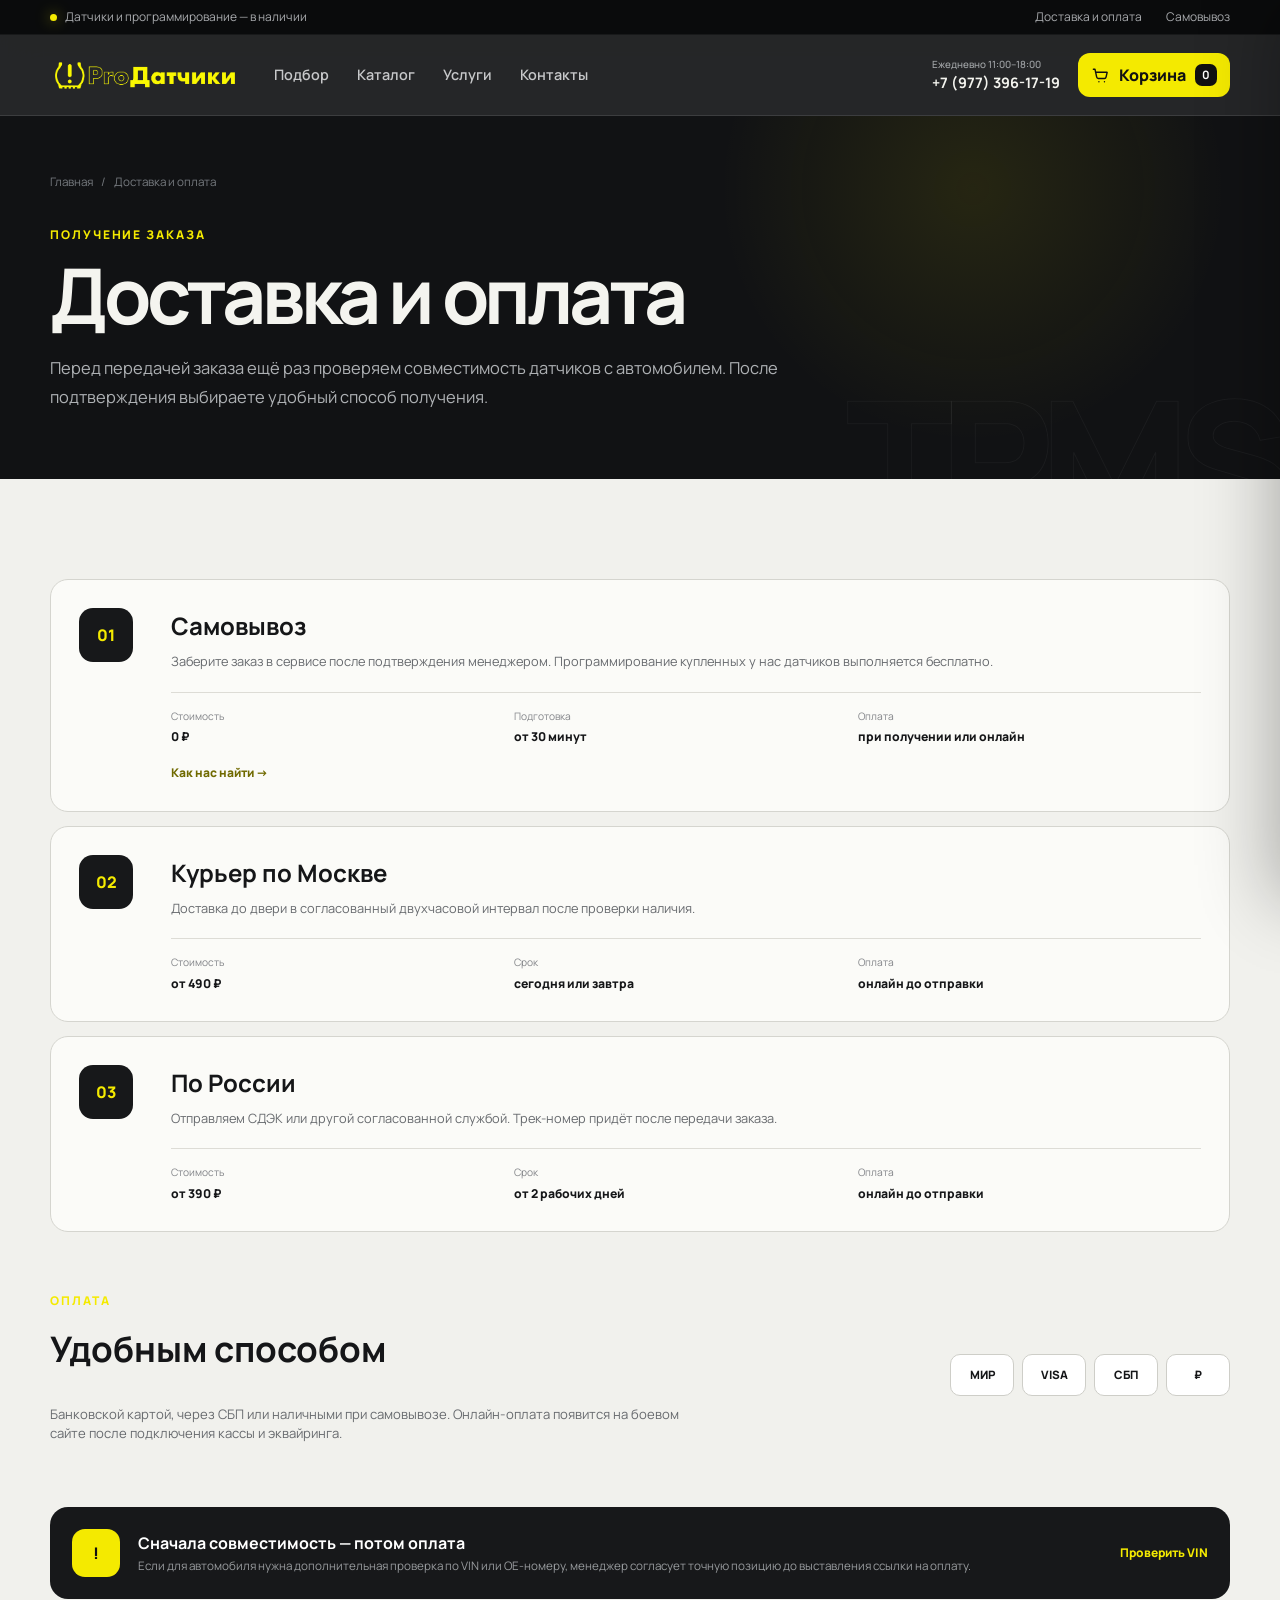
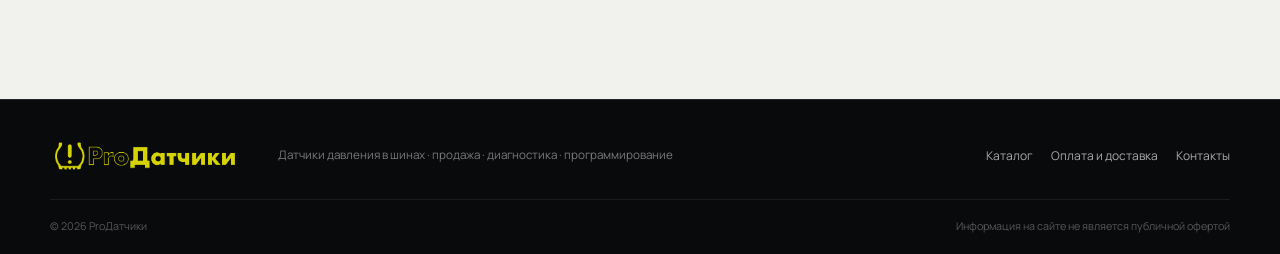
<file: delivery.html>
<!doctype html>
<html lang="ru">
<head><meta charset="utf-8"><meta name="viewport" content="width=device-width, initial-scale=1"><title>Доставка и оплата — ProДатчики</title><meta name="description" content="Самовывоз, курьерская доставка по Москве и отправка датчиков TPMS по России."><meta name="robots" content="noindex, nofollow, noarchive, nosnippet"><meta name="theme-color" content="#111214"><link rel="icon" type="image/svg+xml" href="./favicon.svg"><link rel="preconnect" href="https://fonts.googleapis.com"><link rel="preconnect" href="https://fonts.gstatic.com" crossorigin><link href="https://fonts.googleapis.com/css2?family=Manrope:wght@400;500;600;700;800&display=swap" rel="stylesheet"><link rel="stylesheet" href="./styles.css?v=5"><script src="./common.js?v=5" defer></script></head>
<body class="page-light"><site-header active="delivery"></site-header><main>
  <section class="page-hero page-hero--compact"><div class="shell"><nav class="breadcrumbs"><a href="index.html">Главная</a><span>/</span><span>Доставка и оплата</span></nav><p class="eyebrow">ПОЛУЧЕНИЕ ЗАКАЗА</p><h1>Доставка и оплата</h1><p>Перед передачей заказа ещё раз проверяем совместимость датчиков с автомобилем. После подтверждения выбираете удобный способ получения.</p></div></section>
  <section class="delivery-page section"><div class="shell"><div class="delivery-options"><article><span>01</span><div><h2>Самовывоз</h2><p>Заберите заказ в сервисе после подтверждения менеджером. Программирование купленных у нас датчиков выполняется бесплатно.</p><dl><div><dt>Стоимость</dt><dd>0 ₽</dd></div><div><dt>Подготовка</dt><dd>от 30 минут</dd></div><div><dt>Оплата</dt><dd>при получении или онлайн</dd></div></dl><a href="contacts.html">Как нас найти →</a></div></article><article><span>02</span><div><h2>Курьер по Москве</h2><p>Доставка до двери в согласованный двухчасовой интервал после проверки наличия.</p><dl><div><dt>Стоимость</dt><dd>от 490 ₽</dd></div><div><dt>Срок</dt><dd>сегодня или завтра</dd></div><div><dt>Оплата</dt><dd>онлайн до отправки</dd></div></dl></div></article><article><span>03</span><div><h2>По России</h2><p>Отправляем СДЭК или другой согласованной службой. Трек-номер придёт после передачи заказа.</p><dl><div><dt>Стоимость</dt><dd>от 390 ₽</dd></div><div><dt>Срок</dt><dd>от 2 рабочих дней</dd></div><div><dt>Оплата</dt><dd>онлайн до отправки</dd></div></dl></div></article></div>
  <div class="payment-section"><div><p class="eyebrow">ОПЛАТА</p><h2>Удобным способом</h2><p>Банковской картой, через СБП или наличными при самовывозе. Онлайн-оплата появится на боевом сайте после подключения кассы и эквайринга.</p></div><div class="payment-methods"><span>МИР</span><span>VISA</span><span>СБП</span><span>₽</span></div></div>
  <div class="notice-card"><span>!</span><div><strong>Сначала совместимость — потом оплата</strong><p>Если для автомобиля нужна дополнительная проверка по VIN или OE-номеру, менеджер согласует точную позицию до выставления ссылки на оплату.</p></div><a href="selection.html#vin">Проверить VIN</a></div></div></section>
</main><site-footer></site-footer></body></html>
</file>
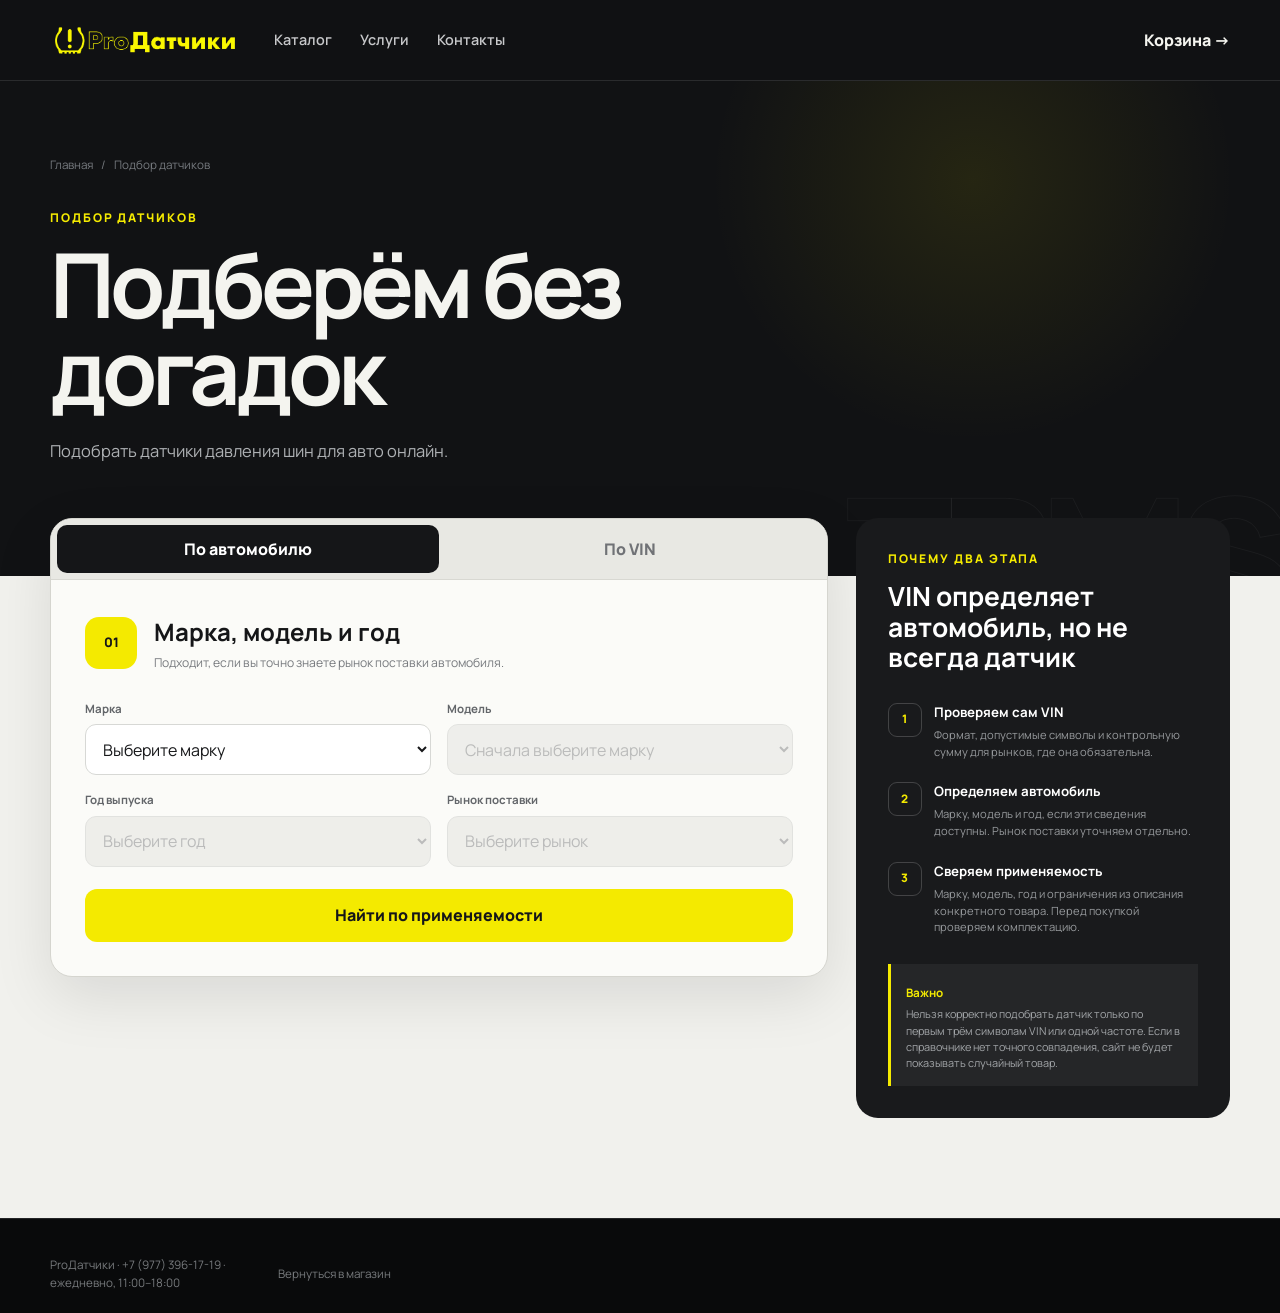
<file: kit-selection.html>
<!doctype html>
<html lang="ru">
<head>
  <meta charset="utf-8"><meta name="viewport" content="width=device-width, initial-scale=1">
  <title>Подбор датчиков по автомобилю и VIN — ProДатчики</title>
  <meta name="description" content="Подбор датчиков TPMS по марке, модели, году и VIN. Проверка формата VIN, декодирование автомобиля и точная сверка совместимости.">
  <meta name="robots" content="noindex, nofollow, noarchive, nosnippet"><meta name="theme-color" content="#111214">
  <link rel="icon" type="image/svg+xml" href="./favicon.svg"><link rel="preconnect" href="https://fonts.googleapis.com"><link rel="preconnect" href="https://fonts.gstatic.com" crossorigin><link href="https://fonts.googleapis.com/css2?family=Manrope:wght@400;500;600;700;800&display=swap" rel="stylesheet"><link rel="stylesheet" href="./styles.css?v=5"><link rel="stylesheet" href="./kit-picker.css?v=1">
  <script src="./vehicle-data.js?v=4" defer></script><script src="./vin-data.js?v=4" defer></script><script src="./selection.js?v=7" defer></script><script src="./kit-selection.js?v=4" defer></script>
</head>
<body data-kit-picker="true">
  <header class="header kit-header"><div class="shell header__inner"><a class="brand" href="https://prodat4iki.ru/"><img src="./assets/logo-clean.png" alt="ProДатчики"></a><nav class="nav" aria-label="Главное меню"><a href="https://prodat4iki.ru/collections/tpms">Каталог</a><a href="https://prodat4iki.ru/services">Услуги</a><a href="https://prodat4iki.ru/contacts">Контакты</a></nav><a class="kit-cart-link" href="https://prodat4iki.ru/cart">Корзина →</a></div></header>
  <main>
    <section class="page-hero selection-hero"><div class="shell"><nav class="breadcrumbs" aria-label="Хлебные крошки"><a href="https://prodat4iki.ru/">Главная</a><span>/</span><span>Подбор датчиков</span></nav><p class="eyebrow">ПОДБОР ДАТЧИКОВ</p><h1>Подберём без догадок</h1><p>Подобрать датчики давления шин для авто онлайн.</p></div></section>

    <section class="selection-page section"><div class="shell selection-layout">
      <div class="selection-workspace">
        <div class="selection-tabs" role="tablist" aria-label="Способ подбора"><button class="active" type="button" role="tab" aria-selected="true" data-selection-tab="car">По автомобилю</button><button type="button" role="tab" aria-selected="false" data-selection-tab="vin">По VIN</button></div>

        <section class="selection-panel" id="carPanel" role="tabpanel">
          <div class="selection-panel__head"><span>01</span><div><h2>Марка, модель и год</h2><p>Подходит, если вы точно знаете рынок поставки автомобиля.</p></div></div>
          <form class="full-selector" id="vehicleForm">
            <label><span>Марка</span><select id="vehicleMake" required><option value="">Выберите марку</option></select></label>
            <label><span>Модель</span><select id="vehicleModel" required disabled><option value="">Сначала выберите марку</option></select></label>
            <label><span>Год выпуска</span><select id="vehicleYear" required disabled><option value="">Выберите год</option></select></label>
            <label><span>Рынок поставки</span><select id="vehicleRegion" required disabled><option value="">Выберите рынок</option><option value="eu">Россия / Европа</option><option value="us">США / Канада</option><option value="unknown">Не знаю</option></select></label>
            <button class="primary-button" type="submit">Найти по применяемости</button>
          </form>
        </section>

        <section class="selection-panel hidden" id="vinPanel" role="tabpanel">
          <div class="selection-panel__head"><span>VIN</span><div><h2>Проверка по VIN</h2><p>Введите 17 символов с кузова или из СТС. Буквы I, O и Q в VIN не используются.</p></div></div>
          <form class="vin-form" id="vinForm" novalidate>
            <label for="vinInput">VIN автомобиля</label>
            <div class="vin-input-wrap"><input id="vinInput" disabled name="vin" type="text" inputmode="text" autocomplete="off" autocapitalize="characters" spellcheck="false" maxlength="17" placeholder="Например, WBA…" aria-describedby="vinHelp vinError"><span id="vinCounter">0 / 17</span></div>
            <p class="field-error hidden" id="vinError" role="alert"></p>
            <label class="vin-region"><span>Рынок автомобиля</span><select id="vinRegion" name="vinRegion" required><option value="eu">Россия / Европа</option><option value="us">США / Канада</option><option value="unknown">Не знаю — нужна ручная сверка</option></select><small>Именно рынок поставки, а не страна сборки.</small></label>
            <button class="primary-button" id="vinSubmit" disabled type="submit">Расшифровать VIN</button>
          </form>
          <div class="vin-privacy" id="vinHelp"><span>⌁</span><p><strong>Как это работает</strong> VIN проверяется по данным производителя. Если их недостаточно, номер передаётся во внешний сервис расшифровки. На этой странице VIN не сохраняется. Год, комплектацию и рынок поставки при необходимости уточняем отдельно.</p></div>
        </section>

        <section class="selection-result hidden" id="selectionResult" aria-live="polite"></section>
      </div>

      <aside class="selection-aside">
        <p class="eyebrow">ПОЧЕМУ ДВА ЭТАПА</p><h2>VIN определяет автомобиль, но не всегда датчик</h2><ol><li><span>1</span><div><strong>Проверяем сам VIN</strong><p>Формат, допустимые символы и контрольную сумму для рынков, где она обязательна.</p></div></li><li><span>2</span><div><strong>Определяем автомобиль</strong><p>Марку, модель и год, если эти сведения доступны. Рынок поставки уточняем отдельно.</p></div></li><li><span>3</span><div><strong>Сверяем применяемость</strong><p>Марку, модель, год и ограничения из описания конкретного товара. Перед покупкой проверяем комплектацию.</p></div></li></ol><div class="selection-warning"><strong>Важно</strong><p>Нельзя корректно подобрать датчик только по первым трём символам VIN или одной частоте. Если в справочнике нет точного совпадения, сайт не будет показывать случайный товар.</p></div></aside>
    </div></section>
  </main>
  <footer class="footer"><div class="shell footer__inner"><p>ProДатчики · +7 (977) 396-17-19 · ежедневно, 11:00–18:00</p><p><a href="https://prodat4iki.ru/collections/tpms">Вернуться в магазин</a></p></div></footer>
</body>
</html>
</file>
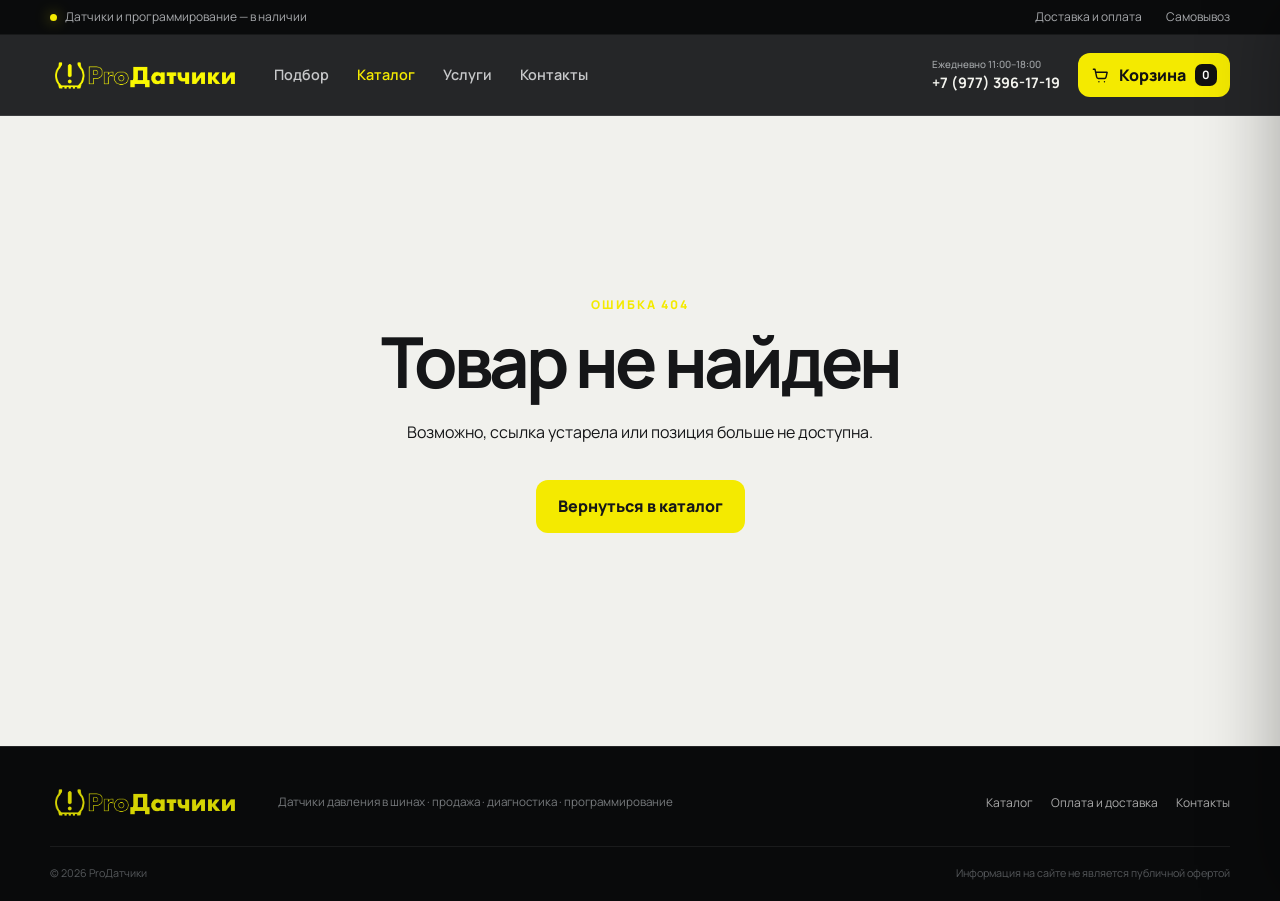
<file: product.html>
<!doctype html>
<html lang="ru">
<head>
  <meta charset="utf-8"><meta name="viewport" content="width=device-width, initial-scale=1">
  <title>Товар — ProДатчики</title><meta name="robots" content="noindex, nofollow, noarchive, nosnippet"><meta name="theme-color" content="#111214">
  <link rel="icon" type="image/svg+xml" href="./favicon.svg"><link rel="preconnect" href="https://fonts.googleapis.com"><link rel="preconnect" href="https://fonts.gstatic.com" crossorigin><link href="https://fonts.googleapis.com/css2?family=Manrope:wght@400;500;600;700;800&display=swap" rel="stylesheet"><link rel="stylesheet" href="./styles.css?v=5">
  <script src="./common.js?v=5" defer></script><script src="./catalog-data.js?v=5" defer></script><script src="./product.js?v=5" defer></script>
</head>
<body class="page-light"><site-header active="catalog"></site-header><main><section class="product-page section"><div class="shell" id="productPage"><div class="loading-row"><span></span><div><strong>Загружаем товар</strong></div></div></div></section></main><site-footer></site-footer></body>
</html>
</file>
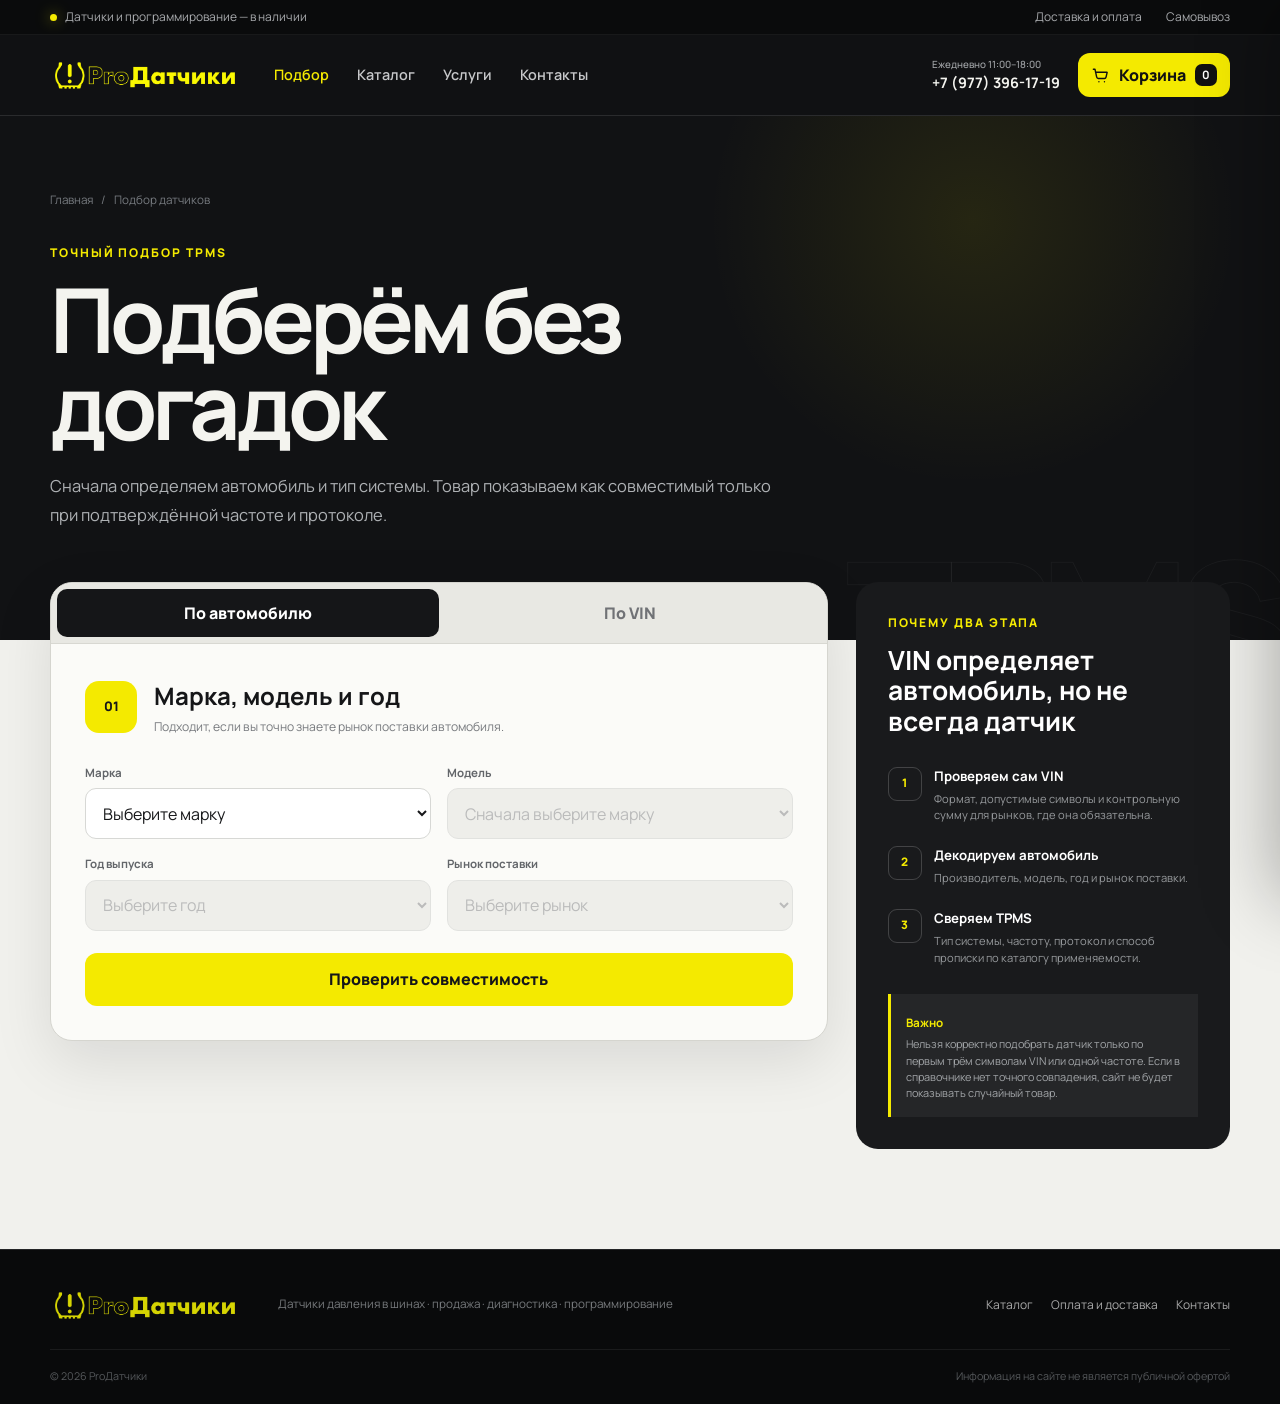
<file: selection.html>
<!doctype html>
<html lang="ru">
<head>
  <meta charset="utf-8"><meta name="viewport" content="width=device-width, initial-scale=1">
  <title>Подбор датчиков по автомобилю и VIN — ProДатчики</title>
  <meta name="description" content="Подбор датчиков TPMS по марке, модели, году и VIN. Проверка формата VIN, декодирование автомобиля и точная сверка совместимости.">
  <meta name="robots" content="noindex, nofollow, noarchive, nosnippet"><meta name="theme-color" content="#111214">
  <link rel="icon" type="image/svg+xml" href="./favicon.svg"><link rel="preconnect" href="https://fonts.googleapis.com"><link rel="preconnect" href="https://fonts.gstatic.com" crossorigin><link href="https://fonts.googleapis.com/css2?family=Manrope:wght@400;500;600;700;800&display=swap" rel="stylesheet"><link rel="stylesheet" href="./styles.css?v=5">
  <script src="./common.js?v=5" defer></script><script src="./vehicle-data.js?v=4" defer></script><script src="./vin-data.js?v=4" defer></script><script src="./selection.js?v=7" defer></script>
</head>
<body>
  <site-header active="selection"></site-header>
  <main>
    <section class="page-hero selection-hero"><div class="shell"><nav class="breadcrumbs" aria-label="Хлебные крошки"><a href="index.html">Главная</a><span>/</span><span>Подбор датчиков</span></nav><p class="eyebrow">ТОЧНЫЙ ПОДБОР TPMS</p><h1>Подберём без догадок</h1><p>Сначала определяем автомобиль и тип системы. Товар показываем как совместимый только при подтверждённой частоте и протоколе.</p></div></section>

    <section class="selection-page section"><div class="shell selection-layout">
      <div class="selection-workspace">
        <div class="selection-tabs" role="tablist" aria-label="Способ подбора"><button class="active" type="button" role="tab" aria-selected="true" data-selection-tab="car">По автомобилю</button><button type="button" role="tab" aria-selected="false" data-selection-tab="vin">По VIN</button></div>

        <section class="selection-panel" id="carPanel" role="tabpanel">
          <div class="selection-panel__head"><span>01</span><div><h2>Марка, модель и год</h2><p>Подходит, если вы точно знаете рынок поставки автомобиля.</p></div></div>
          <form class="full-selector" id="vehicleForm">
            <label><span>Марка</span><select id="vehicleMake" required><option value="">Выберите марку</option></select></label>
            <label><span>Модель</span><select id="vehicleModel" required disabled><option value="">Сначала выберите марку</option></select></label>
            <label><span>Год выпуска</span><select id="vehicleYear" required disabled><option value="">Выберите год</option></select></label>
            <label><span>Рынок поставки</span><select id="vehicleRegion" required disabled><option value="">Выберите рынок</option><option value="eu">Россия / Европа</option><option value="us">США / Канада</option><option value="unknown">Не знаю</option></select></label>
            <button class="primary-button" type="submit">Проверить совместимость</button>
          </form>
        </section>

        <section class="selection-panel hidden" id="vinPanel" role="tabpanel">
          <div class="selection-panel__head"><span>VIN</span><div><h2>Проверка по VIN</h2><p>Введите 17 символов с кузова или из СТС. Буквы I, O и Q в VIN не используются.</p></div></div>
          <form class="vin-form" id="vinForm" novalidate>
            <label for="vinInput">VIN автомобиля</label>
            <div class="vin-input-wrap"><input id="vinInput" name="vin" type="text" inputmode="text" autocomplete="off" autocapitalize="characters" spellcheck="false" maxlength="17" placeholder="Например, WBA…" aria-describedby="vinHelp vinError"><span id="vinCounter">0 / 17</span></div>
            <p class="field-error hidden" id="vinError" role="alert"></p>
            <label class="vin-region"><span>Рынок автомобиля</span><select id="vinRegion" name="vinRegion" required><option value="eu">Россия / Европа — 433 МГц</option><option value="us">США / Канада — 315 МГц</option><option value="unknown">Не знаю — нужна ручная сверка</option></select><small>Именно рынок поставки, а не страна сборки.</small></label>
            <button class="primary-button" id="vinSubmit" type="submit">Расшифровать VIN</button>
          </form>
          <div class="vin-privacy" id="vinHelp"><span>⌁</span><p><strong>Как это работает</strong> VIN сначала сверяется с локальными кодами производителя, затем отправляется по HTTPS в официальный декодер vPIC NHTSA. На сайте номер не сохраняется. Рынок поставки проверяется отдельно: страна сборки его не заменяет.</p></div>
        </section>

        <section class="selection-result hidden" id="selectionResult" aria-live="polite"></section>
      </div>

      <aside class="selection-aside">
        <p class="eyebrow">ПОЧЕМУ ДВА ЭТАПА</p><h2>VIN определяет автомобиль, но не всегда датчик</h2><ol><li><span>1</span><div><strong>Проверяем сам VIN</strong><p>Формат, допустимые символы и контрольную сумму для рынков, где она обязательна.</p></div></li><li><span>2</span><div><strong>Декодируем автомобиль</strong><p>Производитель, модель, год и рынок поставки.</p></div></li><li><span>3</span><div><strong>Сверяем TPMS</strong><p>Тип системы, частоту, протокол и способ прописки по каталогу применяемости.</p></div></li></ol><div class="selection-warning"><strong>Важно</strong><p>Нельзя корректно подобрать датчик только по первым трём символам VIN или одной частоте. Если в справочнике нет точного совпадения, сайт не будет показывать случайный товар.</p></div></aside>
    </div></section>
  </main>
  <site-footer></site-footer>
</body>
</html>
</file>
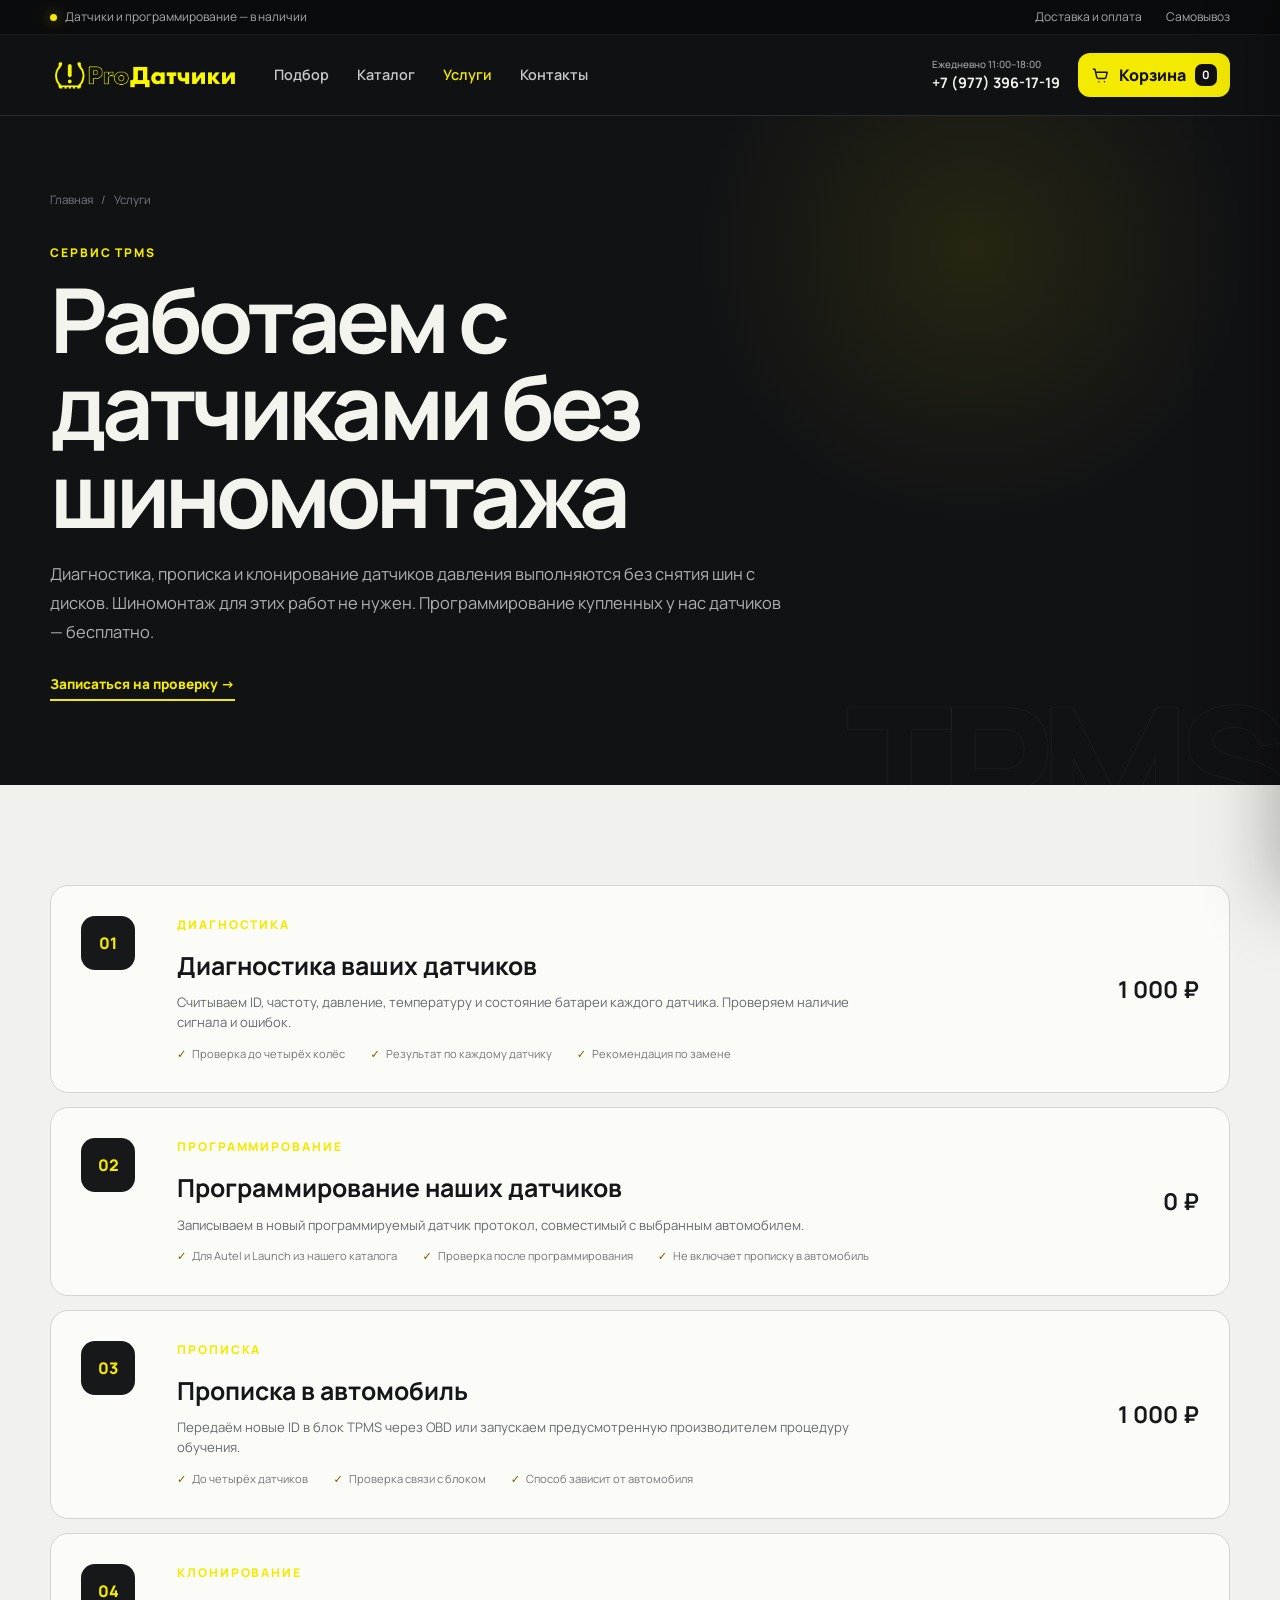
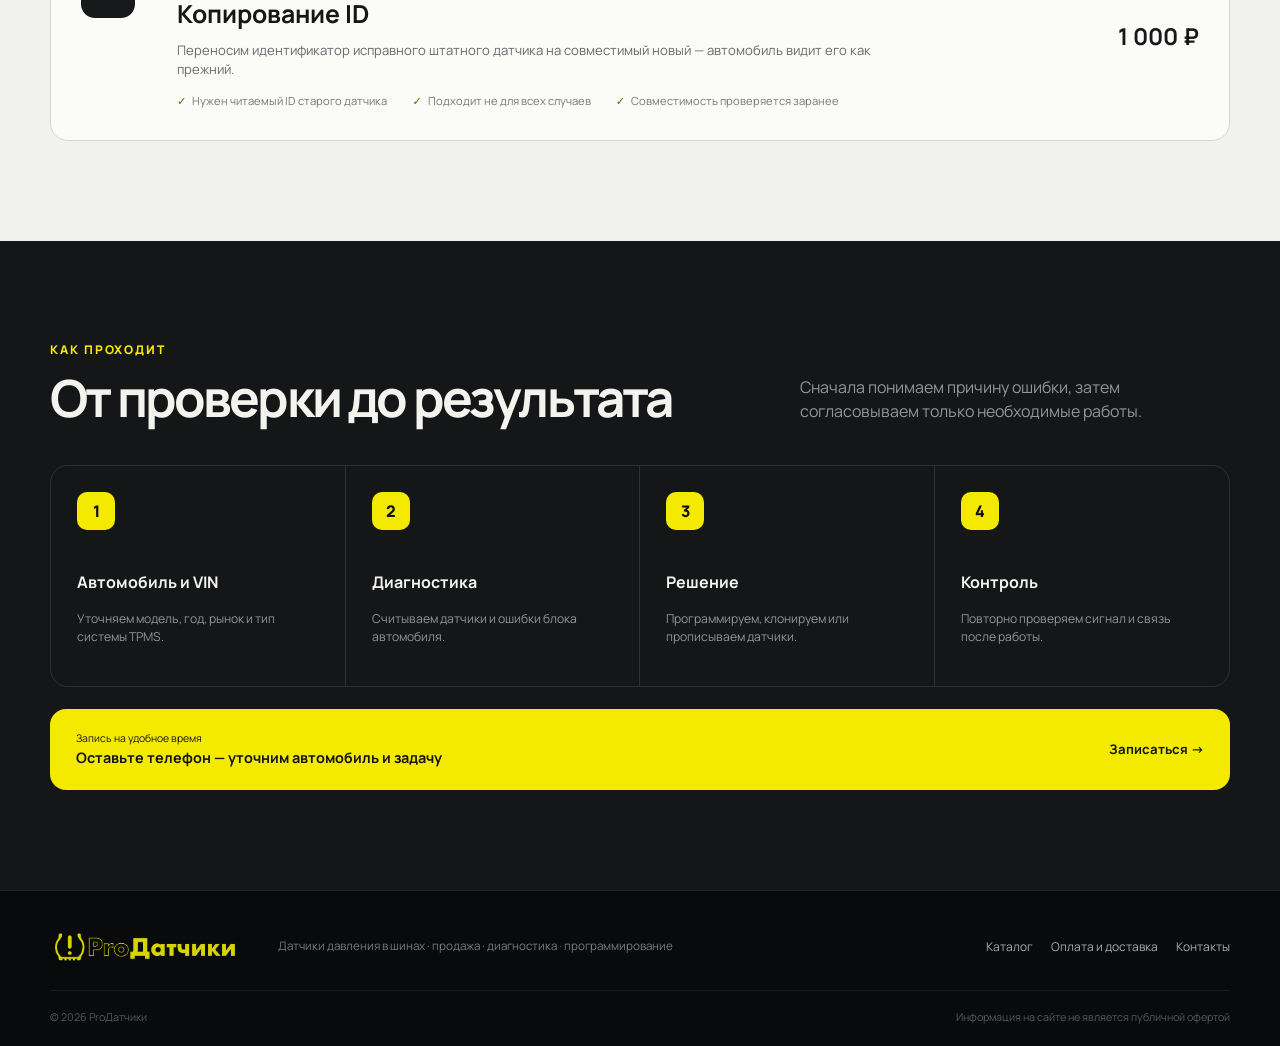
<file: services.html>
<!doctype html>
<html lang="ru">
<head>
  <meta charset="utf-8"><meta name="viewport" content="width=device-width, initial-scale=1"><title>Услуги по датчикам TPMS — ProДатчики</title><meta name="description" content="Диагностика, программирование, прописка и клонирование датчиков давления в шинах."><meta name="robots" content="noindex, nofollow, noarchive, nosnippet"><meta name="theme-color" content="#111214"><link rel="icon" type="image/svg+xml" href="./favicon.svg"><link rel="preconnect" href="https://fonts.googleapis.com"><link rel="preconnect" href="https://fonts.gstatic.com" crossorigin><link href="https://fonts.googleapis.com/css2?family=Manrope:wght@400;500;600;700;800&display=swap" rel="stylesheet"><link rel="stylesheet" href="./styles.css?v=5"><script src="./common.js?v=5" defer></script>
</head>
<body><site-header active="services"></site-header><main>
  <section class="page-hero"><div class="shell"><nav class="breadcrumbs"><a href="index.html">Главная</a><span>/</span><span>Услуги</span></nav><p class="eyebrow">СЕРВИС TPMS</p><h1>Работаем с датчиками без шиномонтажа</h1><p>Диагностика, прописка и клонирование датчиков давления выполняются без снятия шин с дисков. Шиномонтаж для этих работ не нужен. Программирование купленных у нас датчиков — бесплатно.</p><a class="inline-cta" href="contacts.html?request=service">Записаться на проверку →</a></div></section>
  <section class="services-page section"><div class="shell"><div class="service-list">
    <article><span>01</span><div><p class="eyebrow">ДИАГНОСТИКА</p><h2>Диагностика ваших датчиков</h2><p>Считываем ID, частоту, давление, температуру и состояние батареи каждого датчика. Проверяем наличие сигнала и ошибок.</p><ul><li>Проверка до четырёх колёс</li><li>Результат по каждому датчику</li><li>Рекомендация по замене</li></ul></div><strong>1 000 ₽</strong></article>
    <article><span>02</span><div><p class="eyebrow">ПРОГРАММИРОВАНИЕ</p><h2>Программирование наших датчиков</h2><p>Записываем в новый программируемый датчик протокол, совместимый с выбранным автомобилем.</p><ul><li>Для Autel и Launch из нашего каталога</li><li>Проверка после программирования</li><li>Не включает прописку в автомобиль</li></ul></div><strong>0 ₽</strong></article>
    <article><span>03</span><div><p class="eyebrow">ПРОПИСКА</p><h2>Прописка в автомобиль</h2><p>Передаём новые ID в блок TPMS через OBD или запускаем предусмотренную производителем процедуру обучения.</p><ul><li>До четырёх датчиков</li><li>Проверка связи с блоком</li><li>Способ зависит от автомобиля</li></ul></div><strong>1 000 ₽</strong></article>
    <article><span>04</span><div><p class="eyebrow">КЛОНИРОВАНИЕ</p><h2>Копирование ID</h2><p>Переносим идентификатор исправного штатного датчика на совместимый новый — автомобиль видит его как прежний.</p><ul><li>Нужен читаемый ID старого датчика</li><li>Подходит не для всех случаев</li><li>Совместимость проверяется заранее</li></ul></div><strong>1 000 ₽</strong></article>
  </div></div></section>
  <section class="process-section section"><div class="shell"><div class="section-head light"><div><p class="eyebrow">КАК ПРОХОДИТ</p><h2>От проверки до результата</h2></div><p>Сначала понимаем причину ошибки, затем согласовываем только необходимые работы.</p></div><div class="process-grid"><article><span>1</span><h3>Автомобиль и VIN</h3><p>Уточняем модель, год, рынок и тип системы TPMS.</p></article><article><span>2</span><h3>Диагностика</h3><p>Считываем датчики и ошибки блока автомобиля.</p></article><article><span>3</span><h3>Решение</h3><p>Программируем, клонируем или прописываем датчики.</p></article><article><span>4</span><h3>Контроль</h3><p>Повторно проверяем сигнал и связь после работы.</p></article></div><a class="wide-cta" href="contacts.html?request=service"><span><small>Запись на удобное время</small><strong>Оставьте телефон — уточним автомобиль и задачу</strong></span><b>Записаться →</b></a></div></section>
</main><site-footer></site-footer></body></html>
</file>
<file: styles.css>
:root {
  color-scheme: dark;
  --bg: #111214;
  --bg-2: #181a1d;
  --panel: #202225;
  --panel-2: #27292d;
  --ink: #f4f4ef;
  --muted: #a4a7aa;
  --line: rgba(255,255,255,.11);
  --yellow: #f4ea00;
  --yellow-2: #fff736;
  --orange: #ff8a00;
  --red: #ff4c30;
  --green: #53d782;
  --radius: 20px;
  --shadow: 0 28px 80px rgba(0,0,0,.34);
}

* { box-sizing: border-box; }
html { scroll-behavior: smooth; }
body { margin: 0; background: var(--bg); color: var(--ink); font-family: "Manrope", system-ui, sans-serif; font-size: 16px; line-height: 1.5; overflow-x: hidden; }
button, input, select, textarea { font: inherit; }
button, a { -webkit-tap-highlight-color: transparent; }
a { color: inherit; text-decoration: none; }
img { display: block; max-width: 100%; }
.shell { width: min(1180px, calc(100% - 40px)); margin-inline: auto; }
.topline { background: #0a0b0c; color: #a8aaad; font-size: .75rem; border-bottom: 1px solid rgba(255,255,255,.06); }
.topline__inner { height: 34px; display: flex; align-items: center; justify-content: space-between; }
.status-dot { width: 7px; height: 7px; display: inline-block; border-radius: 50%; background: var(--yellow); margin-right: 8px; box-shadow: 0 0 14px rgba(244,234,0,.55); }
.topline__links { display: flex; gap: 24px; }
.topline a:hover { color: var(--ink); }

.header { position: sticky; top: 0; z-index: 40; background: rgba(17,18,20,.91); color: var(--ink); backdrop-filter: blur(18px); border-bottom: 1px solid var(--line); }
.header__inner { min-height: 80px; display: flex; align-items: center; gap: 34px; }
.brand { flex: 0 0 190px; height: 35px; overflow: hidden; }
.brand img { display: block; width: 190px; height: auto; transform: translateY(-14px); }
.nav { display: flex; align-items: center; gap: 28px; margin-right: auto; }
.nav a { font-size: .9rem; font-weight: 600; color: #c7c8ca; transition: color .2s; }
.nav a:hover { color: var(--yellow); }
.header__actions { display: flex; align-items: center; gap: 18px; }
.phone { font-weight: 700; font-size: .9rem; white-space: nowrap; }
.phone span { display: block; color: var(--muted); font-size: .62rem; font-weight: 500; }
.cart-button { height: 44px; display: flex; align-items: center; gap: 9px; background: var(--yellow); color: #111; border: 0; border-radius: 12px; padding: 0 13px; font-weight: 800; cursor: pointer; }
.cart-button svg { width: 19px; fill: none; stroke: currentColor; stroke-width: 1.8; stroke-linecap: round; stroke-linejoin: round; }
.cart-button b { display: grid; place-items: center; width: 22px; height: 22px; border-radius: 7px; color: #fff; background: #111; font-size: .72rem; }
.menu-button { display: none; width: 44px; height: 44px; border: 1px solid var(--line); background: transparent; border-radius: 11px; padding: 12px; }
.menu-button span { display: block; height: 2px; margin: 5px 0; background: #fff; }
.mobile-nav { display: none; }

.hero { position: relative; overflow: hidden; padding: 74px 0 82px; background: radial-gradient(circle at 67% 35%, rgba(255,138,0,.12), transparent 32%), linear-gradient(130deg, #111214 0%, #17191b 55%, #101112 100%); }
.hero::before { content: "TPMS"; position: absolute; left: calc(50% - 600px); bottom: -112px; color: transparent; -webkit-text-stroke: 1px rgba(255,255,255,.035); font-size: 20rem; font-weight: 800; letter-spacing: -.08em; line-height: 1; pointer-events: none; }
.hero-glow { position: absolute; right: -80px; top: 110px; width: 310px; height: 310px; border-radius: 50%; background: var(--yellow); filter: blur(150px); opacity: .055; }
.hero__grid { position: relative; display: grid; grid-template-columns: 1.05fr .95fr; gap: 68px; align-items: center; }
.eyebrow { margin: 0 0 13px; color: var(--yellow); font-size: .75rem; font-weight: 800; letter-spacing: .16em; }
h1, h2, h3, p { margin-top: 0; }
h1 { max-width: 660px; margin-bottom: 24px; font-size: clamp(2.8rem, 5.5vw, 5rem); line-height: .98; letter-spacing: -.055em; }
.hero__lead { max-width: 610px; margin-bottom: 38px; color: #b8babc; font-size: 1.05rem; line-height: 1.75; }
.hero__facts { display: grid; grid-template-columns: repeat(3, 1fr); gap: 22px; border-top: 1px solid var(--line); padding-top: 24px; }
.hero__facts strong { display: block; color: var(--yellow); font-size: 1.02rem; }
.hero__facts span { display: block; margin-top: 5px; color: #8f9295; font-size: .75rem; }

.selector { background: #f4f4ef; color: #151618; padding: 30px; border-radius: 24px; box-shadow: var(--shadow); }
.selector__head { display: flex; align-items: center; justify-content: space-between; margin-bottom: 24px; }
.selector__head h2 { margin: 3px 0 0; font-size: 1.65rem; letter-spacing: -.035em; }
.step-label { color: #73767b; font-size: .72rem; font-weight: 700; text-transform: uppercase; letter-spacing: .08em; }
.selector__icon { width: 48px; height: 48px; display: grid; place-items: center; border: 4px solid #151618; border-radius: 50% 50% 45% 45%; font-size: 1.5rem; font-weight: 800; }
.selector__fields { display: grid; grid-template-columns: 1fr 1fr; gap: 14px; margin-bottom: 16px; }
.selector label span, .modal label > span { display: block; margin: 0 0 7px; color: #64676b; font-size: .72rem; font-weight: 700; }
select, input { width: 100%; height: 51px; border: 1px solid #d7d8d5; border-radius: 11px; background: #fff; color: #17181a; padding: 0 13px; outline: none; }
select:focus, input:focus { border-color: #a7a000; box-shadow: 0 0 0 3px rgba(244,234,0,.27); }
select:disabled { color: #a0a1a2; background: #e9e9e5; }
.primary-button { width: 100%; min-height: 53px; display: inline-flex; align-items: center; justify-content: center; border: 0; border-radius: 12px; background: var(--yellow); color: #151618; padding: 0 22px; font-weight: 800; cursor: pointer; transition: transform .18s, background .18s; }
.selector .primary-button { background: #17181a; color: #fff; }
.primary-button:hover { transform: translateY(-2px); background: var(--yellow-2); }
.selector .primary-button:hover { background: #2a2c2f; }
.selector__note { display: flex; align-items: center; justify-content: center; gap: 7px; margin: 14px 0 0; color: #8a8200; font-size: .72rem; font-weight: 800; }
.selector__note svg { width: 16px; fill: none; stroke: #8a8200; stroke-width: 1.9; stroke-linecap: round; stroke-linejoin: round; }

.compatibility { background: var(--yellow); color: #151618; }
.compatibility__inner { min-height: 88px; display: flex; align-items: center; gap: 32px; }
.compatibility__status { display: flex; align-items: center; gap: 13px; min-width: 280px; }
.compatibility__status > span { width: 40px; height: 40px; display: grid; place-items: center; border-radius: 50%; background: #151618; color: var(--yellow); font-weight: 900; }
.compatibility__status small, .compatibility__status strong { display: block; }
.compatibility__status small { font-size: .68rem; text-transform: uppercase; font-weight: 700; opacity: .62; }
.compatibility__details { display: flex; flex: 1; align-items: center; gap: 24px; font-size: .78rem; }
.compatibility__details strong { font-size: .95rem; }
.compatibility__details span { color: rgba(21,22,24,.72); }
.compatibility__inner a { font-weight: 800; border-bottom: 2px solid #151618; white-space: nowrap; }
.compatibility--manual, .compatibility--ambiguous { background: var(--orange); color: #17181a; }
.compatibility--manual .compatibility__status > span, .compatibility--ambiguous .compatibility__status > span { color: var(--orange); }
.compatibility--indirect { background: #dfe2e3; }
.compatibility--indirect .compatibility__status > span { color: #dfe2e3; }
.hidden { display: none !important; }

.section { padding: 100px 0; }
.catalog { background: #f1f1ed; color: #151618; }
.section-head { display: flex; align-items: end; justify-content: space-between; gap: 30px; margin-bottom: 42px; }
.section-head h2, .delivery h2, .contacts h2 { margin-bottom: 0; font-size: clamp(2.15rem, 4vw, 3.5rem); letter-spacing: -.055em; line-height: 1; }
.catalog .eyebrow, .delivery .eyebrow { color: #8e8700; }
.filters { display: flex; padding: 5px; border-radius: 13px; background: #dfdfda; }
.filter { border: 0; border-radius: 9px; background: transparent; color: #5d5f62; padding: 9px 14px; font-weight: 700; font-size: .78rem; cursor: pointer; }
.filter.active { background: #151618; color: #fff; }
.catalog-context { display: grid; grid-template-columns: auto 1fr auto; align-items: center; gap: 22px; margin: -18px 0 24px; padding: 15px 18px; border: 1px solid #d7d7d1; border-radius: 14px; background: #fbfbf8; }
.catalog-context > div { display: flex; align-items: center; gap: 9px; white-space: nowrap; }
.catalog-context__dot { width: 9px; height: 9px; border-radius: 50%; background: var(--green); box-shadow: 0 0 0 4px rgba(83,215,130,.15); }
.catalog-context p { margin: 0; color: #74767a; font-size: .72rem; }
.catalog-context a { color: #706a00; font-size: .72rem; font-weight: 800; white-space: nowrap; }
.catalog-empty { display: grid; grid-template-columns: 48px 1fr auto; gap: 18px; align-items: center; margin-bottom: 24px; padding: 20px; border-radius: 16px; background: #191a1c; color: #fff; }
.catalog-empty > span { width: 48px; height: 48px; display: grid; place-items: center; border-radius: 13px; background: var(--orange); color: #111; font-size: 1.4rem; font-weight: 900; }
.catalog-empty h3 { margin: 0 0 4px; font-size: 1rem; }
.catalog-empty p { margin: 0; color: #9da0a3; font-size: .76rem; }
.catalog-empty a { min-height: 42px; display: inline-flex; align-items: center; justify-content: center; border-radius: 10px; background: var(--yellow); color: #111; padding: 0 15px; font-size: .75rem; font-weight: 800; }
.product-grid { display: grid; grid-template-columns: repeat(3, 1fr); gap: 18px; }
.product-card { border: 1px solid #d8d8d3; border-radius: 18px; overflow: hidden; background: #fbfbf8; transition: transform .25s, box-shadow .25s; }
.product-card--verified { border-color: #66bc7d; box-shadow: 0 0 0 2px rgba(83,215,130,.12); }
.product-card--check { border-color: #d5a35e; }
.product-card--blocked { opacity: .56; }
.product-card:hover { transform: translateY(-5px); box-shadow: 0 18px 45px rgba(33,33,28,.1); }
.product-card__visual { position: relative; height: 240px; display: grid; place-items: center; overflow: hidden; background: #fff; }
.product-card__visual--dark { background: #202225; }
.product-card__visual img { width: 100%; height: 100%; object-fit: contain; transition: transform .35s; }
.product-card:hover .product-card__visual img { transform: scale(1.035); }
.product-badge { position: absolute; top: 15px; left: 15px; z-index: 1; background: var(--yellow); color: #111; border-radius: 8px; padding: 6px 9px; font-size: .68rem; font-weight: 900; text-transform: uppercase; }
.product-badge.orange { background: var(--orange); color: #fff; }
.product-card__body { padding: 21px; }
.match-note { margin: -3px 0 13px; border-radius: 8px; padding: 7px 9px; font-size: .66rem; font-weight: 800; }
.match-note--verified { background: rgba(83,215,130,.15); color: #2d7e45; }
.match-note--check { background: rgba(255,138,0,.14); color: #9b5a00; }
.match-note--blocked { background: #e6e6e1; color: #777; }
.product-brand { margin-bottom: 8px; color: #9a9200; font-size: .68rem; font-weight: 900; letter-spacing: .16em; }
.product-brand.red { color: #e4432d; }
.product-card h3 { margin-bottom: 8px; font-size: 1.08rem; letter-spacing: -.02em; }
.product-card p { min-height: 42px; margin-bottom: 15px; color: #707277; font-size: .78rem; }
.stock { display: flex; align-items: center; gap: 7px; margin-bottom: 20px; color: #398550; font-size: .72rem; font-weight: 700; }
.stock span { width: 7px; height: 7px; border-radius: 50%; background: var(--green); }
.stock.amber { color: #a96600; }
.stock.amber span { background: var(--orange); }
.product-card__footer { min-height: 54px; display: flex; align-items: end; justify-content: space-between; border-top: 1px solid #e2e2de; padding-top: 16px; }
.product-card__footer strong { display: block; font-size: 1.25rem; }
.product-card__footer small { color: #8b8d90; font-size: .65rem; }
.add-button { width: 46px; height: 46px; border: 0; border-radius: 12px; background: #17181a; color: #fff; font-size: 1.75rem; font-weight: 400; cursor: pointer; transition: background .2s, transform .2s; }
.add-button:hover, .add-button.added { background: var(--yellow); color: #111; transform: rotate(5deg); }
.add-button:disabled { cursor: not-allowed; background: #a6a8aa; transform: none; }

.services { background: #151618; }
.section-head.light > p { max-width: 430px; margin: 0; color: #929599; }
.service-grid { display: grid; grid-template-columns: repeat(4, 1fr); border: 1px solid var(--line); border-radius: 20px; overflow: hidden; }
.service-grid article { position: relative; min-height: 300px; padding: 30px 25px; border-right: 1px solid var(--line); background: linear-gradient(180deg, rgba(255,255,255,.03), transparent); }
.service-grid article:last-child { border-right: 0; }
.service-number { position: absolute; right: 18px; top: 15px; color: rgba(255,255,255,.13); font-size: 2rem; font-weight: 800; }
.service-icon { width: 50px; height: 50px; display: grid; place-items: center; margin-bottom: 38px; border-radius: 14px; background: var(--yellow); color: #111; font-size: 1.35rem; font-weight: 900; }
.service-grid h3 { font-size: 1.08rem; }
.service-grid p { min-height: 70px; color: #96999c; font-size: .83rem; }
.service-grid strong { color: var(--yellow); }
.service-cta { display: grid; grid-template-columns: 1fr auto auto; align-items: center; gap: 44px; margin-top: 22px; padding: 24px 28px; border-radius: 18px; background: var(--yellow); color: #151618; }
.service-cta span, .service-cta strong, .service-cta__price small, .service-cta__price b { display: block; }
.service-cta span { margin-bottom: 3px; font-size: .72rem; font-weight: 700; text-transform: uppercase; }
.service-cta strong { font-size: .95rem; }
.service-cta__price small { font-size: .68rem; }
.service-cta__price b { font-size: 1.4rem; white-space: nowrap; }
.secondary-button { min-height: 48px; border: 0; border-radius: 11px; background: #151618; color: #fff; padding: 0 22px; font-weight: 800; cursor: pointer; }

.delivery { background: #f1f1ed; color: #151618; }
.delivery__grid { display: grid; grid-template-columns: .8fr 1.2fr; gap: 90px; align-items: center; }
.delivery__copy > p:not(.eyebrow) { max-width: 430px; margin: 26px 0; color: #6d7074; }
.payment-marks { display: flex; gap: 8px; }
.payment-marks span { min-width: 52px; height: 31px; display: grid; place-items: center; border: 1px solid #cbcbc5; border-radius: 8px; color: #55575a; font-weight: 800; font-size: .7rem; }
.delivery__cards { display: grid; gap: 12px; }
.delivery__cards article { display: grid; grid-template-columns: 50px 1fr auto; gap: 18px; align-items: center; min-height: 105px; padding: 20px; border: 1px solid #d6d6d0; border-radius: 16px; background: #fbfbf8; }
.delivery-icon { width: 50px; height: 50px; display: grid; place-items: center; border-radius: 14px; background: #1b1c1e; color: var(--yellow); font-size: 1.35rem; font-weight: 800; }
.delivery__cards h3 { margin: 0 0 5px; font-size: 1rem; }
.delivery__cards p { margin: 0; color: #737579; font-size: .76rem; }
.delivery__cards > article > span { font-size: .85rem; font-weight: 800; }

.contacts { background: #111214; }
.contacts__grid { display: grid; grid-template-columns: 1.1fr .9fr; min-height: 470px; border: 1px solid var(--line); border-radius: 22px; overflow: hidden; }
.contacts__map { position: relative; overflow: hidden; background: #26282b; }
.contacts__map::before { content: ""; position: absolute; inset: 0; background-image: linear-gradient(rgba(255,255,255,.03) 1px, transparent 1px), linear-gradient(90deg, rgba(255,255,255,.03) 1px, transparent 1px); background-size: 44px 44px; }
.road { position: absolute; height: 22px; background: #373a3e; box-shadow: inset 0 0 0 1px rgba(255,255,255,.035); }
.road::after { content: ""; position: absolute; left: 0; right: 0; top: 10px; border-top: 1px dashed rgba(255,255,255,.16); }
.road-a { width: 760px; top: 155px; left: -90px; transform: rotate(-18deg); }
.road-b { width: 620px; top: 280px; left: -40px; transform: rotate(31deg); }
.road-c { width: 440px; top: 340px; right: -100px; transform: rotate(-35deg); }
.map-label { position: absolute; color: #777b80; font-size: .67rem; font-weight: 700; text-transform: uppercase; letter-spacing: .12em; }
.label-a { left: 50px; top: 90px; }.label-b { right: 55px; bottom: 40px; }
.map-pin { position: absolute; left: 52%; top: 44%; display: flex; align-items: center; gap: 10px; background: #111214; padding: 9px 13px 9px 8px; border-radius: 12px; box-shadow: 0 15px 30px rgba(0,0,0,.35); transform: translate(-50%,-50%); }
.map-pin span { width: 34px; height: 34px; display: grid; place-items: center; border-radius: 9px; background: var(--yellow); color: #111; font-weight: 900; }
.map-pin b { font-size: .78rem; }
.contacts-location { display: grid; align-items: center; padding: 42px; }
.contacts-location__content { position: relative; z-index: 1; }
.contacts-location__content h3 { max-width: 400px; margin: 0 0 14px; font-size: clamp(1.4rem, 3vw, 2.2rem); line-height: 1.25; }
.contacts-location__content > p:not(.eyebrow) { color: #adb0b4; font-size: .8rem; }
.contacts-location__content .secondary-button { display: inline-flex; margin-top: 18px; }
.contacts__card { padding: 50px; background: #1b1d20; }
.contacts__card h2 { margin-bottom: 32px; }
.contact-row { display: grid; grid-template-columns: 125px 1fr; gap: 20px; padding: 16px 0; border-top: 1px solid var(--line); }
.contact-row span { color: #85888b; font-size: .78rem; }
.contact-row strong { font-size: .88rem; }
.contact-actions { display: grid; grid-template-columns: 1fr auto; gap: 16px; align-items: center; margin-top: 30px; }
.text-link { padding: 10px 4px; color: var(--yellow); font-weight: 800; font-size: .82rem; }

.footer { border-top: 1px solid var(--line); background: #090a0b; padding: 38px 0 20px; }
.footer__inner { display: grid; grid-template-columns: 190px 1fr auto; gap: 38px; align-items: center; }
.brand--footer { opacity: .85; }
.footer__inner p { margin: 0; color: #777a7d; font-size: .73rem; }
.footer__inner > div { display: flex; gap: 18px; color: #aaa; font-size: .75rem; }
.footer__bottom { display: flex; justify-content: space-between; margin-top: 26px; padding-top: 18px; border-top: 1px solid rgba(255,255,255,.07); color: #55585b; font-size: .67rem; }

.overlay { position: fixed; inset: 0; z-index: 60; background: rgba(0,0,0,.7); backdrop-filter: blur(4px); opacity: 0; pointer-events: none; transition: opacity .25s; }
.overlay.open { opacity: 1; pointer-events: auto; }
.cart-drawer { position: fixed; z-index: 70; right: 0; top: 0; width: min(470px, 100%); height: 100dvh; display: flex; flex-direction: column; background: #f2f2ee; color: #151618; box-shadow: -30px 0 70px rgba(0,0,0,.3); transform: translateX(105%); transition: transform .28s ease; }
.cart-drawer.open { transform: translateX(0); }
.drawer__head { display: flex; justify-content: space-between; align-items: center; padding: 28px; border-bottom: 1px solid #d4d4cf; }
.drawer__head small { color: #777; font-size: .68rem; text-transform: uppercase; font-weight: 700; }
.drawer__head h2 { margin: 2px 0 0; font-size: 1.8rem; }
.close-button { width: 42px; height: 42px; border: 1px solid rgba(0,0,0,.14); border-radius: 12px; background: transparent; color: inherit; font-size: 1.6rem; cursor: pointer; }
.cart-items { flex: 1; overflow: auto; padding: 20px 28px; }
.empty-cart { height: 100%; display: grid; place-content: center; text-align: center; color: #77797d; }
.empty-cart span { color: #b6b7b3; font-size: 4rem; }.empty-cart h3 { margin: 12px 0 8px; color: #303235; }.empty-cart p { max-width: 260px; font-size: .8rem; }
.cart-item { display: grid; grid-template-columns: 1fr auto; gap: 14px; padding: 17px 0; border-bottom: 1px solid #d8d8d3; }
.cart-item h3 { margin-bottom: 5px; font-size: .91rem; }.cart-item p { margin: 0; color: #77797c; font-size: .72rem; }
.cart-item__right { text-align: right; }.cart-item__right strong { display: block; font-size: .9rem; }.remove-item { margin-top: 9px; border: 0; background: transparent; color: #999; font-size: .69rem; cursor: pointer; }
.drawer__footer { padding: 22px 28px 30px; border-top: 1px solid #d4d4cf; }
.drawer__footer > small { display: block; margin-top: 11px; color: #828487; text-align: center; font-size: .66rem; }
.cart-total { display: flex; justify-content: space-between; align-items: center; margin-bottom: 15px; }.cart-total strong { font-size: 1.45rem; }.drawer__footer .primary-button:disabled { opacity: .4; cursor: not-allowed; transform: none; }
.modal { position: fixed; z-index: 80; left: 50%; top: 50%; width: min(550px, calc(100% - 32px)); max-height: calc(100dvh - 32px); overflow-y: auto; background: #f4f4ef; color: #161719; border-radius: 22px; padding: 38px; box-shadow: var(--shadow); opacity: 0; pointer-events: none; transform: translate(-50%, -46%) scale(.97); transition: opacity .23s, transform .23s; }
.modal.open { opacity: 1; pointer-events: auto; transform: translate(-50%, -50%) scale(1); }
.modal__close { position: absolute; right: 20px; top: 20px; }
.modal .eyebrow { color: #8b8500; }.modal h2 { margin-bottom: 10px; font-size: 2rem; letter-spacing: -.04em; }.modal__lead { margin-bottom: 25px; color: #707277; font-size: .85rem; }
.modal form { display: grid; gap: 15px; }.modal fieldset { display: grid; gap: 9px; margin: 2px 0; padding: 0; border: 0; }.modal legend { margin-bottom: 8px; color: #66686b; font-size: .72rem; font-weight: 700; }
.radio { display: flex !important; align-items: center; gap: 12px; border: 1px solid #d5d5cf; border-radius: 12px; padding: 12px; cursor: pointer; }.radio input { width: 17px; height: 17px; accent-color: #141517; }.radio > span { margin: 0 !important; color: #222 !important; }.radio b,.radio small { display: block; }.radio small { margin-top: 2px; color: #777 !important; font-size: .66rem; }.success-view { padding: 30px 0 5px; text-align: center; }.success-icon { width: 66px; height: 66px; display: grid; place-items: center; margin: 0 auto 20px; border-radius: 50%; background: var(--yellow); font-size: 1.7rem; font-weight: 900; }.success-view p { color: #707277; font-size: .86rem; }.success-view .primary-button { margin-top: 10px; }
.booking-modal { width: min(470px, calc(100% - 32px)); }
.toast { position: fixed; z-index: 100; left: 50%; bottom: 26px; min-width: 260px; background: #f4f4ef; color: #161719; border-radius: 12px; padding: 13px 17px; box-shadow: var(--shadow); font-size: .8rem; font-weight: 700; text-align: center; opacity: 0; transform: translate(-50%, 15px); pointer-events: none; transition: .22s; }.toast.show { opacity: 1; transform: translate(-50%,0); }
body.locked { overflow: hidden; }

@media (max-width: 1050px) {
  .nav { display: none; }.phone { display: none; }.header__actions { margin-left: auto; }.menu-button { display: block; }.mobile-nav { padding: 0 20px; border-top: 1px solid var(--line); }.mobile-nav.open { display: grid; }.mobile-nav a { padding: 14px 0; border-bottom: 1px solid var(--line); font-weight: 700; }
  .hero__grid { grid-template-columns: 1fr 1fr; gap: 35px; }.hero__facts { grid-template-columns: 1fr; gap: 10px; }.hero__facts span { display: inline; margin-left: 7px; }.product-grid { grid-template-columns: repeat(2,1fr); }.service-grid { grid-template-columns: repeat(2,1fr); }.service-grid article:nth-child(2) { border-right: 0; }.service-grid article:nth-child(-n+2) { border-bottom: 1px solid var(--line); }.delivery__grid { gap: 45px; }.contacts__grid { grid-template-columns: 1fr 1fr; }.contacts__card { padding: 35px; }
}

@media (max-width: 760px) {
  .shell { width: min(100% - 28px, 600px); }.topline__links { display: none; }.header__inner { min-height: 70px; gap: 12px; }.brand { flex-basis: 148px; height: 29px; }.brand img { width: 148px; transform: translateY(-10px); }.cart-button { width: 44px; padding: 0; justify-content: center; }.cart-button > span { display: none; }.cart-button b { position: absolute; transform: translate(16px,-16px); width: 19px; height: 19px; }
  .hero { padding: 53px 0 56px; }.hero__grid { grid-template-columns: 1fr; gap: 38px; }.hero__copy { text-align: center; }.hero__lead { margin-inline: auto; font-size: .95rem; }.hero__facts { grid-template-columns: repeat(3,1fr); text-align: left; }.hero__facts span { display: block; margin: 4px 0 0; }.selector { padding: 22px; }.selector__fields { grid-template-columns: 1fr; }.compatibility__inner { padding: 20px 0; flex-wrap: wrap; gap: 15px; }.compatibility__details { flex-basis: 100%; order: 3; flex-wrap: wrap; gap: 7px 18px; }.catalog-context { grid-template-columns: 1fr auto; }.catalog-context p { grid-column: 1/-1; grid-row: 2; }.catalog-empty { grid-template-columns: 48px 1fr; }.catalog-empty a { grid-column: 2; justify-self: start; }.section { padding: 72px 0; }.section-head { display: block; }.filters { margin-top: 24px; overflow-x: auto; }.filter { flex: 1; white-space: nowrap; }.product-grid { grid-template-columns: 1fr; }.product-card__visual { height: 260px; }.section-head.light > p { margin-top: 20px; }.service-grid { grid-template-columns: 1fr; }.service-grid article { border-right: 0; border-bottom: 1px solid var(--line); min-height: 250px; }.service-grid article:nth-child(2) { border-right: 0; }.service-grid article:last-child { border-bottom: 0; }.service-grid p { min-height: auto; }.service-cta { grid-template-columns: 1fr auto; gap: 20px; }.service-cta .secondary-button { grid-column: 1/-1; }.delivery__grid { grid-template-columns: 1fr; }.contacts__grid { grid-template-columns: 1fr; }.contacts__map { min-height: 310px; }.contacts__card { padding: 32px 24px; }.footer__inner { grid-template-columns: 1fr; gap: 20px; }.footer__bottom { gap: 20px; }.modal { padding: 30px 22px; }
}

@media (max-width: 470px) {
  h1 { font-size: 2.65rem; }.hero__facts { gap: 10px; }.hero__facts strong { font-size: .85rem; }.hero__facts span { font-size: .65rem; }.selector__head h2 { font-size: 1.4rem; }.product-card__visual { height: 225px; }.service-cta { grid-template-columns: 1fr; }.delivery__cards article { grid-template-columns: 45px 1fr; }.delivery__cards > article > span { grid-column: 2; }.contact-row { grid-template-columns: 1fr; gap: 5px; }.footer__bottom { display: grid; }.topline__inner { justify-content: center; }
}

@media (prefers-reduced-motion: reduce) { html { scroll-behavior: auto; } *,*::before,*::after { transition-duration: .01ms !important; animation-duration: .01ms !important; } }

/* Multi-page storefront */
site-header, site-footer { display: block; }
.nav a.active { color: var(--yellow); }
.mobile-nav a.active { color: var(--yellow); }
.page-light { background: #f1f1ed; color: #151618; }
.page-light .footer { color: var(--ink); }
.page-hero { position: relative; overflow: hidden; padding: 76px 0 84px; background: radial-gradient(circle at 76% 20%, rgba(244,234,0,.09), transparent 25%), #111214; color: var(--ink); }
.page-hero::after { content: "TPMS"; position: absolute; right: calc(50% - 640px); bottom: -70px; color: transparent; -webkit-text-stroke: 1px rgba(255,255,255,.045); font-size: 11rem; font-weight: 800; letter-spacing: -.08em; line-height: 1; pointer-events: none; }
.page-hero .shell { position: relative; z-index: 1; }
.page-hero h1 { max-width: 840px; margin-bottom: 22px; font-size: clamp(3.2rem, 7vw, 6rem); }
.page-hero > .shell > p:not(.eyebrow) { max-width: 740px; margin: 0; color: #aeb1b4; font-size: 1.03rem; line-height: 1.75; }
.page-hero--compact { padding: 58px 0 68px; }
.page-hero--compact h1 { font-size: clamp(2.8rem, 6vw, 4.8rem); }
.breadcrumbs { display: flex; align-items: center; flex-wrap: wrap; gap: 8px; margin-bottom: 34px; color: #767a7f; font-size: .73rem; }
.breadcrumbs a:hover { color: var(--yellow); }
.inline-cta { display: inline-flex; margin-top: 28px; border-bottom: 2px solid var(--yellow); color: var(--yellow); padding-bottom: 4px; font-size: .85rem; font-weight: 800; }
.home-section-link { display: flex; align-items: center; justify-content: center; gap: 20px; margin-top: 34px; }
.home-section-link .primary-button { width: auto; }
.home-section-link span { color: #77797c; font-size: .75rem; }
.sr-only { position: absolute !important; width: 1px; height: 1px; padding: 0; margin: -1px; overflow: hidden; clip: rect(0,0,0,0); white-space: nowrap; border: 0; }

/* Catalog */
.catalog-page { background: #f1f1ed; color: #151618; }
.catalog-toolbar { display: grid; grid-template-columns: 1fr 250px; gap: 16px; margin-bottom: 28px; }
.search-field { position: relative; }
.search-field svg { position: absolute; left: 17px; top: 17px; width: 20px; fill: none; stroke: #777a7e; stroke-width: 1.8; stroke-linecap: round; }
.search-field input { height: 56px; padding-left: 50px; border-color: #d4d4ce; font-size: .9rem; }
.sort-field { display: grid; grid-template-columns: auto 1fr; align-items: center; gap: 9px; height: 56px; border: 1px solid #d4d4ce; border-radius: 11px; background: #fff; padding-left: 14px; }
.sort-field span { color: #787a7e; font-size: .67rem; font-weight: 700; }
.sort-field select { height: 54px; border: 0; padding-left: 0; font-size: .77rem; }
.filter-drawer-button { display: none; }
.catalog-layout { display: grid; grid-template-columns: 230px 1fr; gap: 28px; align-items: start; }
.catalog-sidebar { position: sticky; top: 102px; border: 1px solid #d5d5cf; border-radius: 16px; background: #fbfbf8; padding: 22px; }
.filter-panel__head { display: flex; align-items: center; justify-content: space-between; margin-bottom: 5px; }
.filter-panel__head strong { font-size: 1rem; }
.filter-panel__head button { display: none; border: 0; background: transparent; font-size: 1.5rem; }
.catalog-sidebar fieldset { display: grid; gap: 10px; margin: 0; padding: 19px 0; border: 0; border-bottom: 1px solid #e0e0da; }
.catalog-sidebar legend { margin-bottom: 10px; font-size: .74rem; font-weight: 800; }
.catalog-sidebar label { display: flex; align-items: center; gap: 8px; color: #5f6266; font-size: .75rem; cursor: pointer; }
.catalog-sidebar input { width: 17px; height: 17px; accent-color: #151618; }
.filter-option-list { display: grid; gap: 10px; max-height: 240px; overflow-y: auto; padding-right: 4px; scrollbar-width: thin; }
.filter-hint { display: block; margin-top: 4px; color: #898b8e; font-size: .58rem; line-height: 1.45; }
.reset-filters { width: 100%; margin-top: 18px; border: 0; background: transparent; color: #746e00; font-size: .72rem; font-weight: 800; cursor: pointer; }
.catalog-summary { min-height: 43px; display: flex; justify-content: space-between; align-items: start; gap: 18px; margin-bottom: 20px; }
.catalog-summary strong, .catalog-summary span { display: block; }
.catalog-summary strong { font-size: .95rem; }
.catalog-summary > div > span { margin-top: 3px; color: #777a7d; font-size: .69rem; }
.active-chips { display: flex; justify-content: flex-end; flex-wrap: wrap; gap: 7px; }
.active-chips button { border: 1px solid #d0d0ca; border-radius: 20px; background: #fbfbf8; color: #55575a; padding: 6px 9px; font-size: .67rem; cursor: pointer; }
.active-chips span { display: inline; margin-left: 5px; color: #999; }
.catalog-product-grid { display: grid; grid-template-columns: repeat(3, minmax(0,1fr)); gap: 16px; }
.catalog-card .product-card__visual { height: 205px; }
.catalog-card .product-card__body { padding: 18px; }
.catalog-card .product-brand { font-size: .6rem; }
.catalog-card h3 { min-height: 51px; font-size: .97rem; }
.catalog-card h3 a:hover { text-decoration: underline; }
.catalog-card .stock { display: flex; margin-bottom: 17px; }
.catalog-card .stock i { width: 7px; height: 7px; border-radius: 50%; background: var(--green); }
.catalog-card .stock.amber i { background: var(--orange); }
.catalog-no-results { min-height: 460px; display: grid; place-content: center; justify-items: center; text-align: center; border: 1px dashed #cbcbc4; border-radius: 18px; }
.catalog-no-results > span { color: #a4a59f; font-size: 3rem; }
.catalog-no-results h2 { margin: 10px 0 5px; }
.catalog-no-results p { color: #777; }
.catalog-no-results .primary-button { width: auto; }
.pagination { display: flex; justify-content: center; gap: 7px; margin-top: 35px; }
.pagination button { min-width: 42px; height: 42px; border: 1px solid #d0d0ca; border-radius: 10px; background: #fbfbf8; color: #333; cursor: pointer; }
.pagination button.active { border-color: #151618; background: #151618; color: #fff; }
.pagination button:disabled { opacity: .35; cursor: default; }
.catalog-scale-note { display: flex; align-items: center; justify-content: space-between; gap: 30px; margin-top: 70px; border-radius: 20px; background: #151618; color: #fff; padding: 30px; }
.catalog-scale-note > div { display: flex; align-items: center; gap: 22px; }
.catalog-scale-note > div > span { color: var(--yellow); font-size: 2.3rem; font-weight: 800; }
.catalog-scale-note strong { display: block; margin-bottom: 4px; }
.catalog-scale-note p { max-width: 650px; margin: 0; color: #94979a; font-size: .75rem; }
.catalog-scale-note > a { flex: 0 0 auto; border-bottom: 2px solid var(--yellow); color: var(--yellow); padding-bottom: 3px; font-size: .75rem; font-weight: 800; }

/* Selection */
.selection-hero { padding-bottom: 110px; }
.selection-page { margin-top: -58px; padding-top: 0; background: #f1f1ed; color: #151618; }
.selection-layout { position: relative; z-index: 2; display: grid; grid-template-columns: minmax(0,1.35fr) minmax(300px,.65fr); gap: 28px; align-items: start; }
.selection-workspace { border: 1px solid #d5d5cf; border-radius: 22px; background: #fbfbf8; overflow: hidden; box-shadow: 0 20px 60px rgba(0,0,0,.1); }
.selection-tabs { display: grid; grid-template-columns: 1fr 1fr; border-bottom: 1px solid #d8d8d2; background: #e8e8e3; padding: 6px; }
.selection-tabs button { min-height: 48px; border: 0; border-radius: 10px; background: transparent; color: #707276; font-weight: 800; cursor: pointer; }
.selection-tabs button.active { background: #151618; color: #fff; }
.selection-panel { padding: 34px; }
.selection-panel__head { display: flex; gap: 17px; align-items: center; margin-bottom: 28px; }
.selection-panel__head > span { min-width: 52px; height: 52px; display: grid; place-items: center; border-radius: 14px; background: var(--yellow); font-size: .82rem; font-weight: 900; }
.selection-panel__head h2 { margin: 0 0 4px; font-size: 1.5rem; }
.selection-panel__head p { margin: 0; color: #777a7e; font-size: .76rem; }
.full-selector { display: grid; grid-template-columns: 1fr 1fr; gap: 16px; }
.full-selector label > span, .vin-form > label, .contact-form-card label > span { display: block; margin-bottom: 7px; color: #63666a; font-size: .72rem; font-weight: 700; }
.full-selector .primary-button { grid-column: 1/-1; margin-top: 6px; }
.vin-form > label { font-size: .78rem; }
.vin-input-wrap { position: relative; }
.vin-input-wrap input { height: 64px; padding-right: 78px; font-family: ui-monospace, SFMono-Regular, Menlo, monospace; font-size: 1.25rem; font-weight: 700; letter-spacing: .09em; text-transform: uppercase; }
.vin-input-wrap span { position: absolute; right: 16px; top: 22px; color: #8b8d90; font-size: .7rem; }
.vin-form .primary-button { margin-top: 15px; }
.vin-region { display: block; margin-top: 15px; }.vin-region > span { display: block; margin-bottom: 7px; color: #63666a; font-size: .72rem; font-weight: 700; }.vin-region small { display: block; margin-top: 6px; color: #818387; font-size: .64rem; }
.field-error { margin: 8px 0 0; color: #bc2d23; font-size: .72rem; font-weight: 700; }
.vin-privacy { display: flex; gap: 12px; margin-top: 20px; border-radius: 12px; background: #ecece7; padding: 14px; }
.vin-privacy > span { color: #777000; font-size: 1.2rem; }
.vin-privacy p { margin: 0; color: #6c6e72; font-size: .68rem; line-height: 1.6; }
.vin-privacy strong { display: block; color: #303235; }
.selection-aside { border-radius: 22px; background: #191a1c; color: #fff; padding: 32px; }
.selection-aside h2 { margin-bottom: 30px; font-size: 1.65rem; line-height: 1.16; }
.selection-aside ol { display: grid; gap: 22px; margin: 0; padding: 0; list-style: none; }
.selection-aside li { display: grid; grid-template-columns: 34px 1fr; gap: 12px; }
.selection-aside li > span { width: 34px; height: 34px; display: grid; place-items: center; border: 1px solid rgba(255,255,255,.18); border-radius: 9px; color: var(--yellow); font-size: .73rem; font-weight: 800; }
.selection-aside li strong { display: block; margin-bottom: 4px; font-size: .83rem; }
.selection-aside li p { margin: 0; color: #96999c; font-size: .7rem; }
.selection-warning { margin-top: 28px; border-left: 3px solid var(--yellow); background: rgba(255,255,255,.05); padding: 15px; }
.selection-warning strong { color: var(--yellow); font-size: .73rem; }
.selection-warning p { margin: 3px 0 0; color: #a2a5a8; font-size: .68rem; }
.selection-result { border-top: 1px solid #d8d8d2; padding: 34px; }
.selection-result--ok { background: #edf8ef; }
.selection-result--info { background: #edf1f2; }
.selection-result--manual { background: #fff3e4; }
.selection-result--loading { background: #f4f4ef; }
.selection-result__head { display: flex; gap: 15px; align-items: center; }
.selection-result__head > span { width: 46px; height: 46px; flex: 0 0 auto; display: grid; place-items: center; border-radius: 50%; background: #151618; color: var(--yellow); font-weight: 900; }
.selection-result__head small { color: #727579; font-size: .65rem; font-weight: 800; text-transform: uppercase; }
.selection-result__head h2 { margin: 2px 0; font-size: 1.35rem; }
.selection-result__head p { margin: 0; color: #686b6f; font-size: .75rem; }
.decoded-grid, .result-specs { display: grid; grid-template-columns: repeat(4,1fr); gap: 10px; margin-top: 24px; }
.decoded-grid div, .result-specs div { border: 1px solid rgba(0,0,0,.09); border-radius: 11px; background: rgba(255,255,255,.55); padding: 12px; }
.decoded-grid span, .result-specs span { display: block; margin-bottom: 4px; color: #777a7d; font-size: .62rem; }
.decoded-grid strong, .result-specs strong { display: block; font-size: .75rem; }
.result-specs { grid-template-columns: repeat(3,1fr); }
.result-reason { margin: 22px 0 0; color: #5f6265; font-size: .82rem; }
.result-source { margin: 14px 0 0; color: #777a7d; font-size: .66rem; font-weight: 700; }
.result-source a { color: #5e5900; text-decoration: underline; text-underline-offset: 2px; }
.result-market-warning { margin-top: 22px; border: 1px solid rgba(150,95,0,.2); border-radius: 11px; background: rgba(255,215,128,.42); padding: 13px 15px; }
.result-market-warning strong { display: block; margin-bottom: 3px; font-size: .76rem; }
.result-market-warning p { margin: 0; color: #6b5c3f; font-size: .7rem; line-height: 1.5; }
.selection-result__actions { display: flex; align-items: center; gap: 15px; margin-top: 24px; }
.selection-result__actions .primary-button { width: auto; }
.selection-result__actions > span { color: #73767a; font-size: .66rem; }
.loading-row { display: flex; align-items: center; gap: 16px; }
.loading-row > span { width: 30px; height: 30px; border: 3px solid #d6d6d0; border-top-color: #111214; border-radius: 50%; animation: spin .8s linear infinite; }
.loading-row p { margin: 3px 0 0; color: #777; font-size: .72rem; }
@keyframes spin { to { transform: rotate(360deg); } }

/* Product */
.product-page { min-height: 70vh; background: #f1f1ed; color: #151618; }
.product-page .breadcrumbs { color: #777; }
.product-detail { display: grid; grid-template-columns: 1fr 1fr; gap: 58px; align-items: center; }
.product-detail__media { position: relative; min-height: 520px; display: grid; place-items: center; border: 1px solid #d7d7d1; border-radius: 22px; background: #fff; overflow: hidden; }
.product-detail__media img { width: 100%; max-height: 500px; object-fit: contain; }
.product-detail__info h1 { margin: 12px 0 22px; font-size: clamp(2.4rem,5vw,4.3rem); line-height: 1; }
.product-detail__lead { color: #66696d; line-height: 1.7; }
.product-detail__stock { display: flex; align-items: center; gap: 8px; margin: 25px 0; color: #36854f; font-size: .76rem; font-weight: 800; }
.product-detail__stock span { width: 9px; height: 9px; border-radius: 50%; background: var(--green); }
.product-detail__stock.is-order { color: #a06400; }.product-detail__stock.is-order span { background: var(--orange); }
.product-detail__price { margin-bottom: 20px; }.product-detail__price strong { display: block; font-size: 2rem; }.product-detail__price span { color: #73767a; font-size: .7rem; }
.product-detail__info .primary-button { width: min(100%,420px); }
.product-vin-link { display: block; margin-top: 17px; color: #716b00; font-size: .76rem; font-weight: 800; }
.product-information { display: grid; grid-template-columns: 1fr 360px; gap: 45px; margin-top: 80px; border-top: 1px solid #d2d2cc; padding-top: 50px; }
.product-information h2 { font-size: 2rem; }
.product-information dl { margin: 0; }.product-information dl div { display: grid; grid-template-columns: 1fr 1fr; border-top: 1px solid #d5d5cf; padding: 14px 0; font-size: .78rem; }.product-information dt { color: #777; }.product-information dd { margin: 0; font-weight: 700; }
.product-information aside { align-self: start; border-radius: 18px; background: #17181a; color: #fff; padding: 26px; }.product-information aside strong { color: var(--yellow); }.product-information aside p { margin: 12px 0; color: #979a9e; font-size: .75rem; }.product-information aside a { font-size: .75rem; font-weight: 800; }
.product-not-found { max-width: 650px; margin: 80px auto; text-align: center; }.product-not-found .primary-button { width: auto; margin-top: 20px; }

/* Services, delivery and contacts */
.services-page { background: #f1f1ed; color: #151618; }
.service-list { display: grid; gap: 14px; }
.service-list article { display: grid; grid-template-columns: 70px 1fr auto; gap: 26px; align-items: start; border: 1px solid #d5d5cf; border-radius: 18px; background: #fbfbf8; padding: 30px; }
.service-list article > span { width: 54px; height: 54px; display: grid; place-items: center; border-radius: 14px; background: #17181a; color: var(--yellow); font-weight: 800; }
.service-list h2 { margin: 0 0 9px; font-size: 1.55rem; }.service-list p:not(.eyebrow) { max-width: 720px; color: #676a6e; font-size: .82rem; }.service-list ul { display: flex; flex-wrap: wrap; gap: 8px 25px; margin: 0; padding: 0; list-style: none; color: #777; font-size: .7rem; }.service-list li::before { content: "✓"; margin-right: 6px; color: #6b6500; font-weight: 900; }.service-list article > strong { align-self: center; color: #17181a; font-size: 1.45rem; white-space: nowrap; }
.process-section { background: #151618; }.process-grid { display: grid; grid-template-columns: repeat(4,1fr); border: 1px solid var(--line); border-radius: 18px; overflow: hidden; }.process-grid article { min-height: 220px; border-right: 1px solid var(--line); padding: 26px; }.process-grid article:last-child { border: 0; }.process-grid span { width: 38px; height: 38px; display: grid; place-items: center; margin-bottom: 40px; border-radius: 10px; background: var(--yellow); color: #111; font-weight: 900; }.process-grid h3 { font-size: 1rem; }.process-grid p { color: #929599; font-size: .76rem; }.wide-cta { display: flex; align-items: center; justify-content: space-between; gap: 25px; margin-top: 22px; border-radius: 16px; background: var(--yellow); color: #151618; padding: 22px 26px; }.wide-cta small,.wide-cta strong { display: block; }.wide-cta small { font-size: .65rem; }.wide-cta strong { font-size: .9rem; }.wide-cta b { font-size: .82rem; }
.delivery-page { background: #f1f1ed; color: #151618; }.delivery-options { display: grid; gap: 14px; }.delivery-options article { display: grid; grid-template-columns: 70px 1fr; gap: 22px; border: 1px solid #d5d5cf; border-radius: 18px; background: #fbfbf8; padding: 28px; }.delivery-options article > span { width: 54px; height: 54px; display: grid; place-items: center; border-radius: 14px; background: #17181a; color: var(--yellow); font-weight: 900; }.delivery-options h2 { margin: 0 0 8px; }.delivery-options p { color: #676a6e; font-size: .8rem; }.delivery-options dl { display: grid; grid-template-columns: repeat(3,1fr); margin: 20px 0 0; border-top: 1px solid #dddcd6; padding-top: 16px; }.delivery-options dl div { padding-right: 15px; }.delivery-options dt { color: #838589; font-size: .64rem; }.delivery-options dd { margin: 4px 0 0; font-size: .76rem; font-weight: 800; }.delivery-options a { display: inline-block; margin-top: 18px; color: #706a00; font-size: .75rem; font-weight: 800; }.payment-section { display: flex; align-items: center; justify-content: space-between; gap: 50px; margin-top: 60px; }.payment-section h2 { font-size: 2.2rem; }.payment-section p:not(.eyebrow) { max-width: 660px; color: #686b6f; font-size: .82rem; }.payment-methods { display: flex; gap: 8px; }.payment-methods span { width: 64px; height: 42px; display: grid; place-items: center; border: 1px solid #cecec8; border-radius: 10px; background: #fff; font-size: .72rem; font-weight: 800; }.notice-card { display: grid; grid-template-columns: 48px 1fr auto; gap: 18px; align-items: center; margin-top: 50px; border-radius: 18px; background: #17181a; color: #fff; padding: 22px; }.notice-card > span { width: 48px; height: 48px; display: grid; place-items: center; border-radius: 13px; background: var(--yellow); color: #111; font-weight: 900; }.notice-card p { margin: 3px 0 0; color: #989b9e; font-size: .73rem; }.notice-card a { color: var(--yellow); font-size: .75rem; font-weight: 800; }
.contacts-page { background: #111214; }.contacts-page__grid { display: grid; grid-template-columns: 1fr 1fr; gap: 28px; align-items: start; }.contacts-page__info { display: grid; grid-template-columns: 1fr 1fr; gap: 12px; }.contact-info-card { min-height: 160px; border: 1px solid var(--line); border-radius: 16px; background: #1b1d20; padding: 22px; }.contact-info-card > span { display: block; margin-bottom: 10px; color: #85888c; font-size: .67rem; }.contact-info-card strong { font-size: .9rem; }.contact-info-card p { margin: 8px 0 0; color: #74777a; font-size: .67rem; }.contacts-map-full { position: relative; grid-column: 1/-1; min-height: 320px; overflow: hidden; border: 1px solid var(--line); border-radius: 17px; background: #25272a; }.contacts-map-full::before { content:""; position:absolute; inset:0; background-image:linear-gradient(rgba(255,255,255,.035) 1px,transparent 1px),linear-gradient(90deg,rgba(255,255,255,.035) 1px,transparent 1px); background-size:40px 40px; }.contacts-map-full > p { position: absolute; left: 18px; right: 18px; bottom: 10px; color: #73767a; font-size: .66rem; }.contact-form-card { border: 1px solid var(--line); border-radius: 20px; background: #1b1d20; padding: 32px; }.contact-form-card h2 { margin-bottom: 8px; font-size: 2rem; }.contact-form-card > p:not(.eyebrow) { color: #8f9296; font-size: .78rem; }.contact-form-card form { display: grid; gap: 14px; margin-top: 24px; }.contact-form-card select,.contact-form-card input,.contact-form-card textarea { background: #f8f8f4; }.contact-form-card textarea { width: 100%; border: 1px solid #d7d8d5; border-radius: 11px; color: #17181a; padding: 13px; resize: vertical; }.contact-form-card form > small { color: #6f7275; font-size: .61rem; text-align: center; }.form-success { min-height: 450px; display: grid; place-content: center; justify-items: center; text-align: center; }.form-success > span { width: 60px; height: 60px; display: grid; place-items: center; border-radius: 50%; background: var(--yellow); color: #111; font-size: 1.4rem; font-weight: 900; }.form-success h2 { margin: 18px 0 8px; }.form-success p { max-width: 340px; color: #929599; font-size: .78rem; }.form-success .secondary-button { margin-top: 12px; }
.primary-button.is-disabled { opacity: .45; pointer-events: none; }

@media (max-width: 1050px) {
  .catalog-product-grid { grid-template-columns: repeat(2,minmax(0,1fr)); }
  .selection-layout { grid-template-columns: 1fr; }.selection-aside { display: grid; grid-template-columns: 1fr 1fr; gap: 25px; }.selection-aside ol { grid-column: 1/-1; grid-template-columns: repeat(3,1fr); }.selection-warning { margin-top: 0; }
  .product-detail { gap: 35px; }.product-detail__media { min-height: 420px; }
  .process-grid { grid-template-columns: repeat(2,1fr); }.process-grid article:nth-child(2) { border-right: 0; }.process-grid article:nth-child(-n+2) { border-bottom: 1px solid var(--line); }
  .contacts-page__grid { grid-template-columns: 1fr; }
}

@media (max-width: 760px) {
  .page-hero { padding: 50px 0 62px; }.page-hero h1 { font-size: 3rem; }.page-hero::after { font-size: 7rem; right: -30px; bottom: -25px; }.breadcrumbs { margin-bottom: 26px; }
  .home-section-link { align-items: stretch; flex-direction: column; text-align: center; }
  .catalog-toolbar { grid-template-columns: 1fr; }.sort-field { grid-row: 2; }.filter-drawer-button { display: block; min-height: 50px; border: 0; border-radius: 11px; background: #151618; color: #fff; font-weight: 800; }.catalog-layout { grid-template-columns: 1fr; }.catalog-sidebar { position: fixed; z-index: 120; inset: 0 0 0 auto; width: min(360px,100%); border: 0; border-radius: 0; overflow-y: auto; transform: translateX(105%); transition: transform .25s; }.catalog-sidebar.open { transform: translateX(0); box-shadow: -30px 0 70px rgba(0,0,0,.25); }.filter-panel__head button { display: block; }.filter-option-list { max-height: none; overflow: visible; }.catalog-summary { display: block; }.active-chips { justify-content: flex-start; margin-top: 12px; }.catalog-product-grid { grid-template-columns: 1fr; }.catalog-card .product-card__visual { height: 260px; }.catalog-scale-note { display: block; }.catalog-scale-note > div { align-items: flex-start; }.catalog-scale-note > a { display: inline-block; margin-top: 22px; }
  .selection-hero { padding-bottom: 95px; }.selection-panel { padding: 24px; }.full-selector { grid-template-columns: 1fr; }.selection-aside { display: block; }.selection-aside ol { display: grid; grid-template-columns: 1fr; }.selection-warning { margin-top: 25px; }.decoded-grid,.result-specs { grid-template-columns: 1fr 1fr; }.selection-result { padding: 24px; }.selection-result__actions { align-items: stretch; flex-direction: column; }.selection-result__actions .primary-button { width: 100%; }.vin-input-wrap input { font-size: .95rem; letter-spacing: .05em; }
  .product-detail { grid-template-columns: 1fr; }.product-detail__media { min-height: 330px; }.product-information { grid-template-columns: 1fr; margin-top: 55px; }.product-information aside { order: -1; }
  .service-list article { grid-template-columns: 55px 1fr; }.service-list article > strong { grid-column: 2; justify-self: start; }.process-grid { grid-template-columns: 1fr; }.process-grid article { border-right: 0; border-bottom: 1px solid var(--line); }.process-grid article:nth-child(2) { border-bottom: 1px solid var(--line); }.wide-cta { align-items: flex-start; flex-direction: column; }
  .delivery-options article { grid-template-columns: 55px 1fr; }.delivery-options dl { grid-template-columns: 1fr; gap: 12px; }.payment-section { align-items: flex-start; flex-direction: column; }.notice-card { grid-template-columns: 48px 1fr; }.notice-card a { grid-column: 2; }
  .contacts-page__info { grid-template-columns: 1fr; }.contacts-map-full { grid-column: auto; }.contact-form-card { padding: 25px; }
}

@media (max-width: 470px) {
  .page-hero h1 { font-size: 2.55rem; }.catalog-scale-note > div { display: block; }.catalog-scale-note > div > span { display: block; margin-bottom: 10px; }.selection-tabs button { font-size: .75rem; }.selection-panel__head { align-items: flex-start; }.decoded-grid,.result-specs { grid-template-columns: 1fr; }.product-detail__info h1 { font-size: 2.4rem; }.product-detail__media { min-height: 270px; }.service-list article { display: block; }.service-list article > span { margin-bottom: 20px; }.service-list article > strong { display: block; margin-top: 20px; }.payment-methods { flex-wrap: wrap; }
}
</file>
<file: kit-picker.css>
.kit-cart-link { margin-left:auto; color:var(--accent); text-decoration:none; font-weight:800; white-space:nowrap; }
.kit-products { display:grid; grid-template-columns:repeat(2,minmax(0,1fr)); gap:16px; margin-top:24px; }
.kit-product { border:1px solid var(--line,#deded8); border-radius:16px; background:#fff; padding:24px; min-width:0; }
.kit-product h3 { margin:0 0 12px; font-size:17px; line-height:1.45; overflow-wrap:anywhere; }
.kit-product p { color:#73767b; font-size:13px; line-height:1.6; overflow-wrap:anywhere; }
.kit-product a { display:inline-block; font-weight:800; text-decoration:none; border-bottom:2px solid #f4eb00; }
.kit-fitment-warning { border-left:3px solid #c89b2b; padding-left:12px; }
.kit-snapshot { color:#73767b; font-size:12px; line-height:1.6; margin-top:16px; }
.kit-decoded { display:flex; flex-wrap:wrap; gap:12px; margin-block:16px; }
.kit-decoded span { border:1px solid #deded8; border-radius:10px; padding:12px; background:#fff; }
@media(max-width:800px) { .kit-header .header__inner { flex-wrap:wrap; padding-block:16px; } .kit-header .nav { display:flex; order:3; width:100%; justify-content:space-between; gap:12px; } }
@media(max-width:560px) { .kit-products { grid-template-columns:minmax(0,1fr); } .kit-product { padding:20px; } }
</file>
